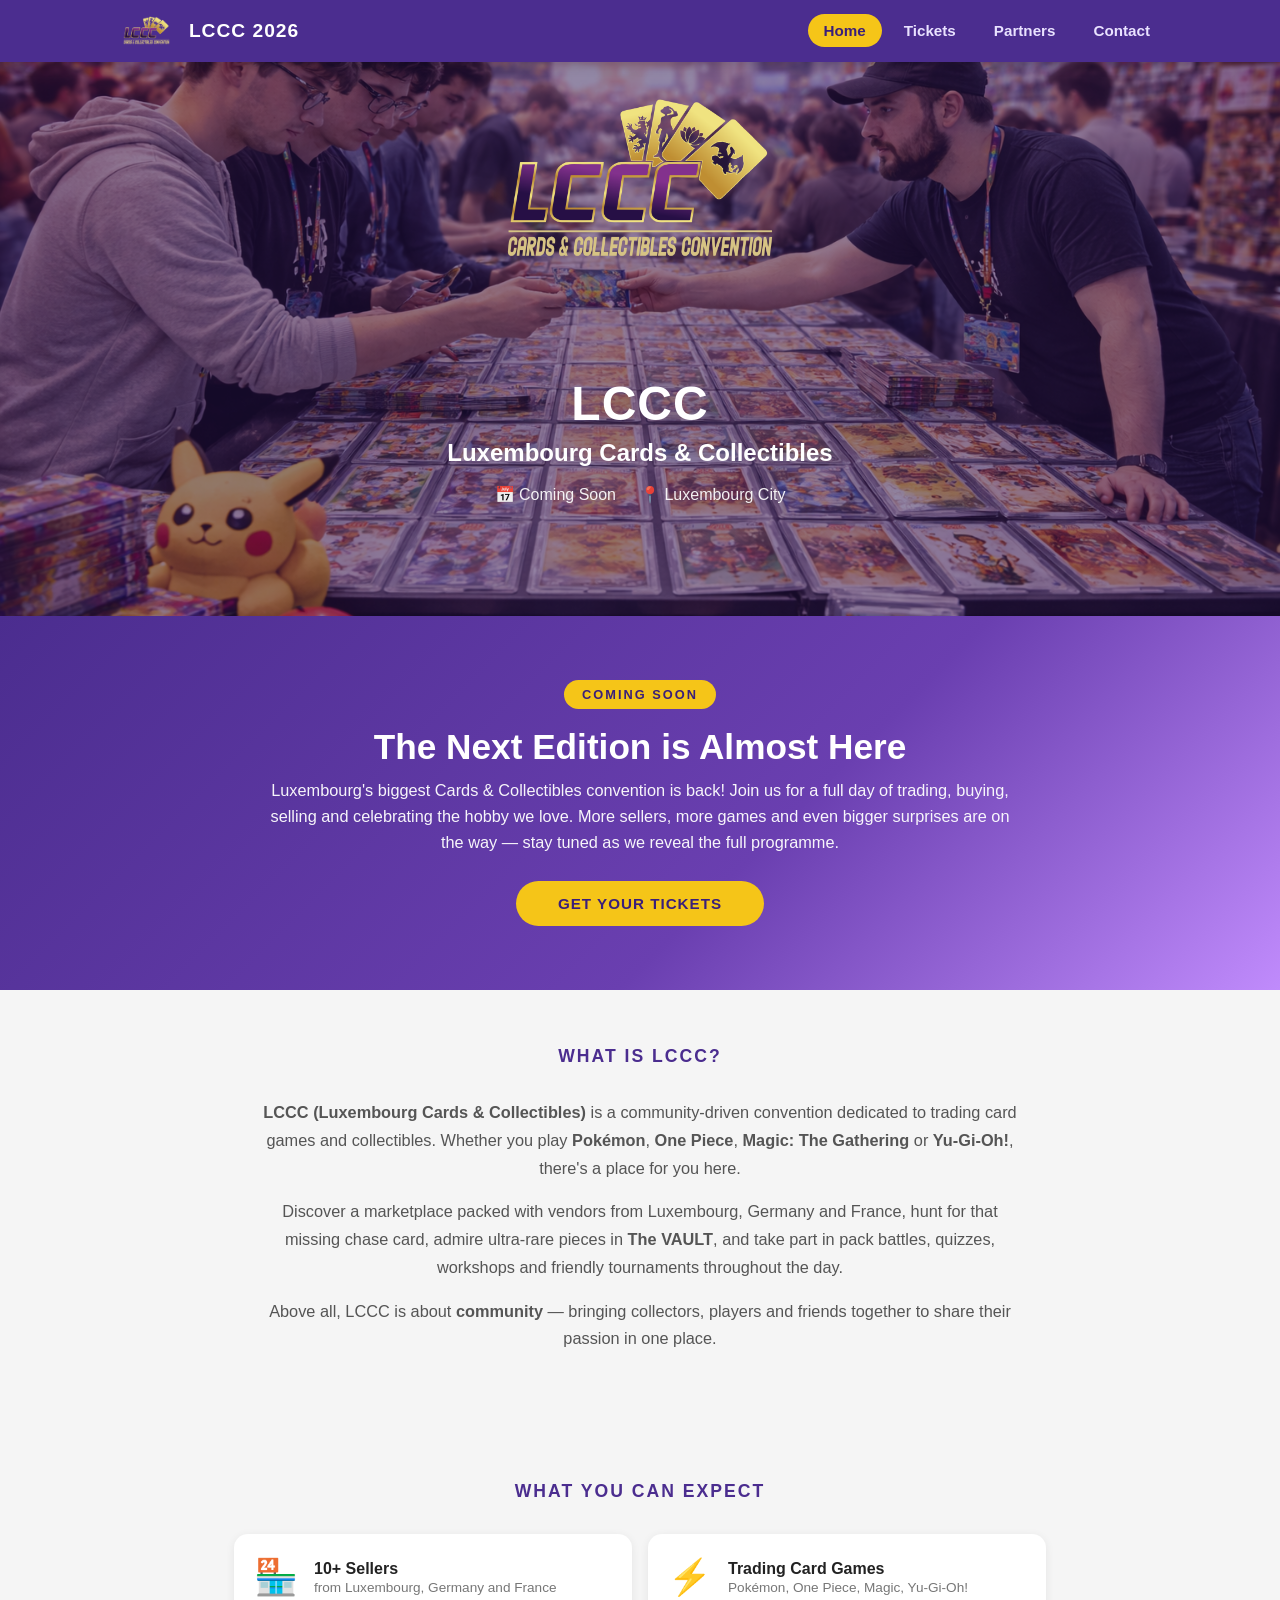
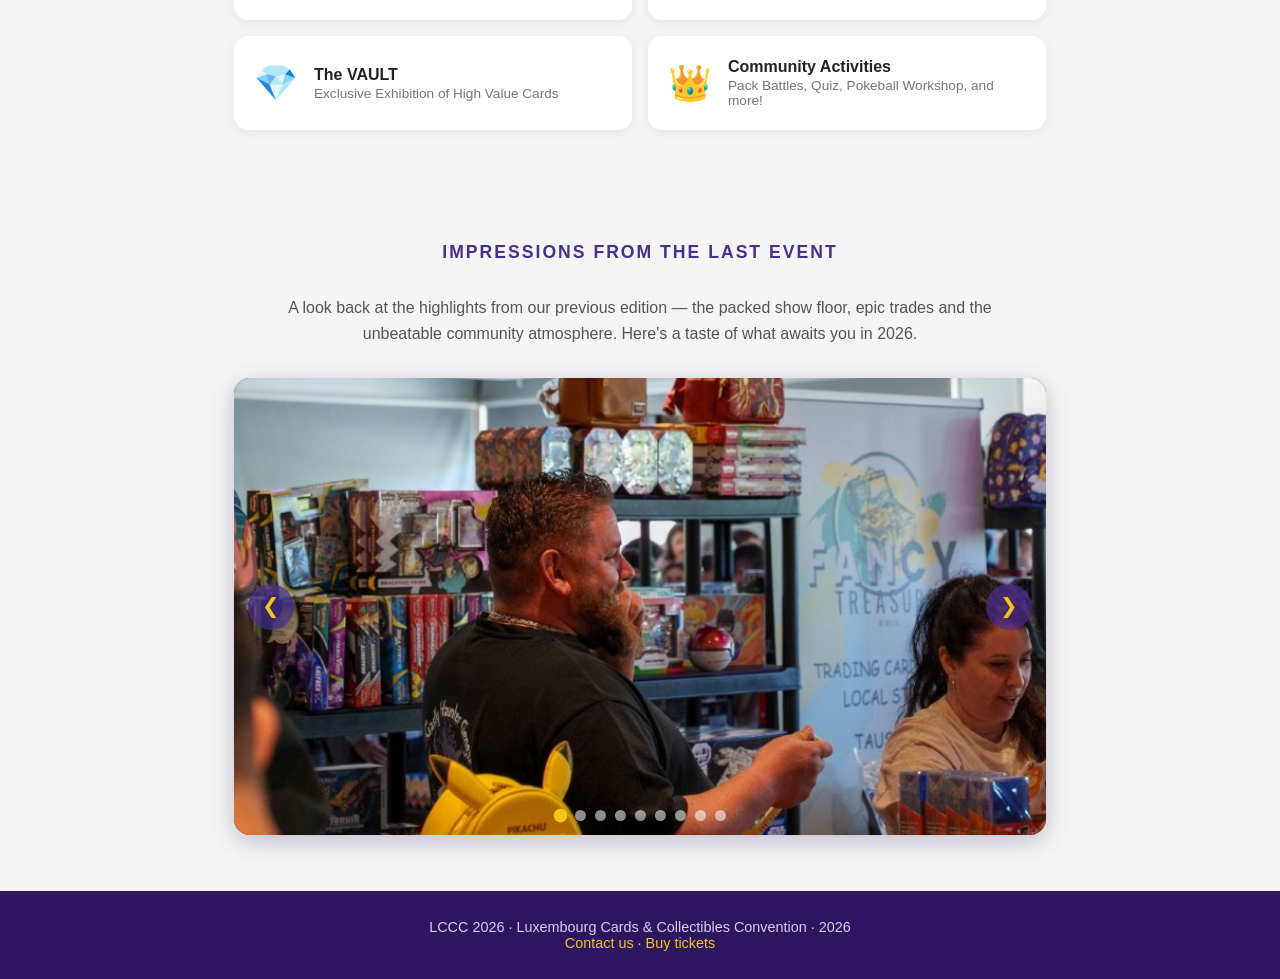
<file: index.html>
<!DOCTYPE html>
<html lang="en">

<head>
    <meta charset="UTF-8" />
    <meta name="viewport" content="width=device-width, initial-scale=1.0" />
    <title>LCCC - Luxembourg Cards &amp; Collectibles</title>
    <link rel="stylesheet" href="style.css" />
</head>

<body>
    <!-- NAVBAR -->
    <nav class="navbar">
        <div class="nav-inner">
            <a href="index.html" class="nav-brand">
                <img src="img/logo_nobg.png" alt="LCCC Logo" />
                <span>LCCC 2026</span>
            </a>
            <button class="nav-toggle" aria-label="Toggle navigation">☰</button>
            <ul class="nav-links">
                <li><a href="index.html" class="active">Home</a></li>
                <li><a href="tickets.html">Tickets</a></li>
                <li><a href="partners.html">Partners</a></li>
                <li><a href="contact.html">Contact</a></li>
            </ul>
        </div>
    </nav>

    <!-- HERO -->
    <div class="hero">
        <div class="hero-content">
            <img src="img/logo_nobg.png" alt="LCCC Logo" class="site-logo" />
            <h1>LCCC</h1>
            <h2>Luxembourg Cards &amp; Collectibles</h2>
            <div class="hero-meta">
                <span>📅 Coming Soon</span>
                <span>📍 Luxembourg City</span>
            </div>
        </div>
    </div>

    <!-- ============================================================= -->
    <!-- COMING SOON / NEXT EVENT  (edit the text below to update)     -->
    <!-- ============================================================= -->
    <section class="coming-soon">
        <div class="coming-soon-inner">
            <span class="cs-badge">Coming Soon</span>
            <h2>The Next Edition is Almost Here</h2>
            <p>
                Luxembourg's biggest Cards &amp; Collectibles convention is back! Join us for a full day of
                trading, buying, selling and celebrating the hobby we love. More sellers, more games and even
                bigger surprises are on the way — stay tuned as we reveal the full programme.
            </p>
            <a href="tickets.html" class="cs-cta">Get Your Tickets</a>
        </div>
    </section>

    <!-- ============================================================= -->
    <!-- ABOUT THE EVENT  (edit the paragraphs below to update)        -->
    <!-- ============================================================= -->
    <section class="section">
        <div class="section-title">What is LCCC?</div>
        <div class="about-text">
            <p>
                <strong>LCCC (Luxembourg Cards &amp; Collectibles)</strong> is a community-driven convention
                dedicated to trading card games and collectibles. Whether you play
                <strong>Pokémon</strong>, <strong>One Piece</strong>, <strong>Magic: The Gathering</strong> or
                <strong>Yu-Gi-Oh!</strong>, there's a place for you here.
            </p>
            <p>
                Discover a marketplace packed with vendors from Luxembourg, Germany and France, hunt for that
                missing chase card, admire ultra-rare pieces in <strong>The VAULT</strong>, and take part in
                pack battles, quizzes, workshops and friendly tournaments throughout the day.
            </p>
            <p>
                Above all, LCCC is about <strong>community</strong> — bringing collectors, players and friends
                together to share their passion in one place.
            </p>
        </div>
    </section>

    <!-- WHAT YOU CAN EXPECT -->
    <section class="section">
        <div class="section-title">What You Can Expect</div>
        <div class="expect-grid">
            <div class="expect-card">
                <div class="expect-icon">🏪</div>
                <div>
                    <h3>10+ Sellers</h3>
                    <p>from Luxembourg, Germany and France</p>
                </div>
            </div>
            <div class="expect-card">
                <div class="expect-icon">⚡</div>
                <div>
                    <h3>Trading Card Games</h3>
                    <p>Pokémon, One Piece, Magic, Yu-Gi-Oh!</p>
                </div>
            </div>
            <div class="expect-card">
                <div class="expect-icon">💎</div>
                <div>
                    <h3>The VAULT</h3>
                    <p>Exclusive Exhibition of High Value Cards</p>
                </div>
            </div>
            <div class="expect-card">
                <div class="expect-icon">👑</div>
                <div>
                    <h3>Community Activities</h3>
                    <p>Pack Battles, Quiz, Pokeball Workshop, and more!</p>
                </div>
            </div>
        </div>
    </section>

    <!-- ============================================================= -->
    <!-- IMPRESSIONS FROM THE LAST EVENT (carousel / slideshow)        -->
    <!-- To add/remove a photo, drop a file in /img/home/ and add or   -->
    <!-- remove a .carousel-slide <img> below. The dots and navigation -->
    <!-- adapt automatically (handled in script.js).                   -->
    <!-- ============================================================= -->
    <section class="section">
        <div class="section-title">Impressions From The Last Event</div>
        <p class="intro-text">
            A look back at the highlights from our previous edition — the packed show floor, epic trades and
            the unbeatable community atmosphere. Here's a taste of what awaits you in 2026.
        </p>

        <div class="carousel" id="impressions-carousel">
            <div class="carousel-track">
                <img class="carousel-slide" src="img/home/ambiente.jpg" alt="LCCC event impression 1" />
                <img class="carousel-slide" src="img/home/cards.jpg" alt="LCCC event impression 2" />
                <img class="carousel-slide" src="img/home/quality.jpg" alt="LCCC event impression 3" />
                <img class="carousel-slide" src="img/home/vendors.jpg" alt="LCCC event impression 4" />
                <img class="carousel-slide" src="img/home/vendors2.jpg" alt="LCCC event impression 5" />
                <img class="carousel-slide" src="img/home/cardswatch.jpg" alt="LCCC event impression 6" />
                <img class="carousel-slide" src="img/home/tables.jpg" alt="LCCC event impression 7" />
                <img class="carousel-slide" src="img/home/trading.jpg" alt="LCCC event impression 8" />
                <img class="carousel-slide" src="img/home/overview.jpg" alt="LCCC event impression 9" />
            </div>

            <button class="carousel-btn carousel-prev" aria-label="Previous image">&#10094;</button>
            <button class="carousel-btn carousel-next" aria-label="Next image">&#10095;</button>

            <div class="carousel-dots" aria-label="Slide navigation"></div>
        </div>
    </section>

    <!-- FOOTER -->
    <footer class="site-footer">
        <p>LCCC 2026 · Luxembourg Cards &amp; Collectibles Convention · 2026</p>
        <p><a href="contact.html">Contact us</a> · <a href="tickets.html">Buy tickets</a></p>
    </footer>

    <script src="script.js"></script>
</body>

</html>
</file>
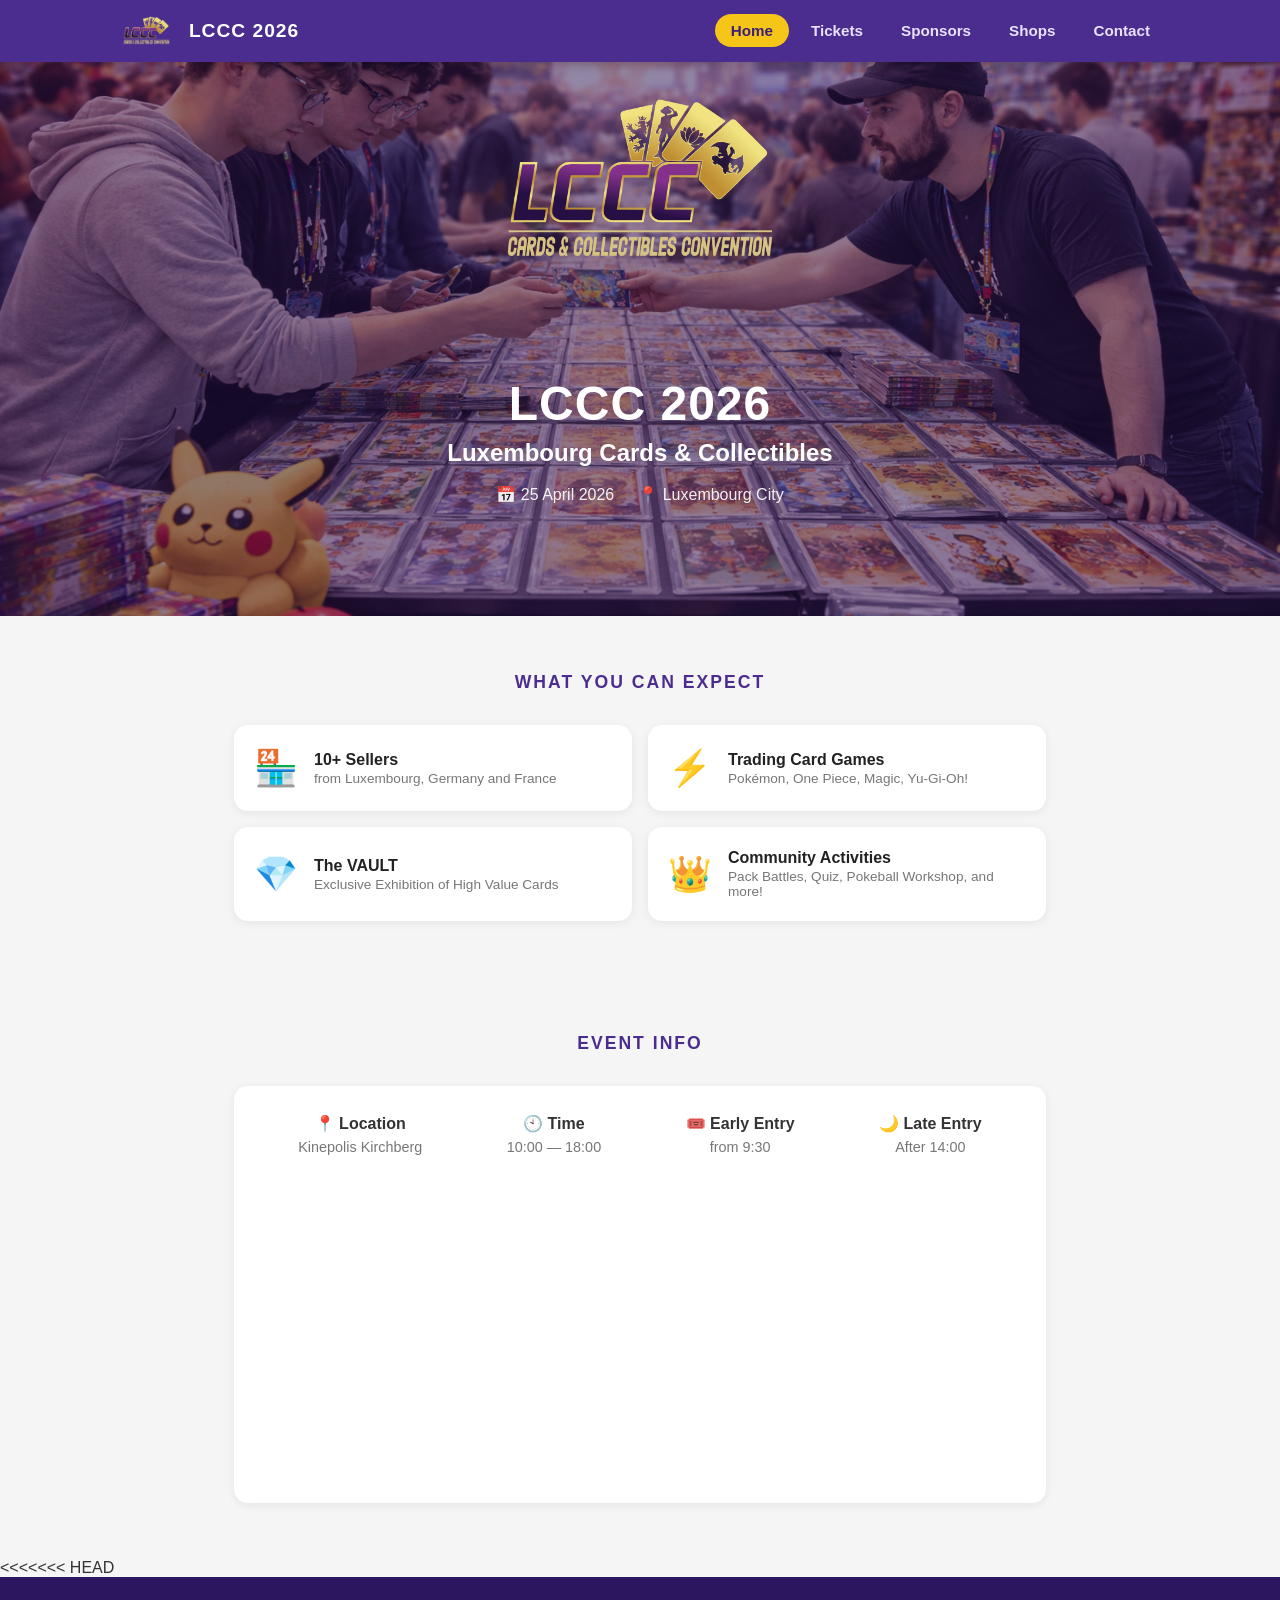
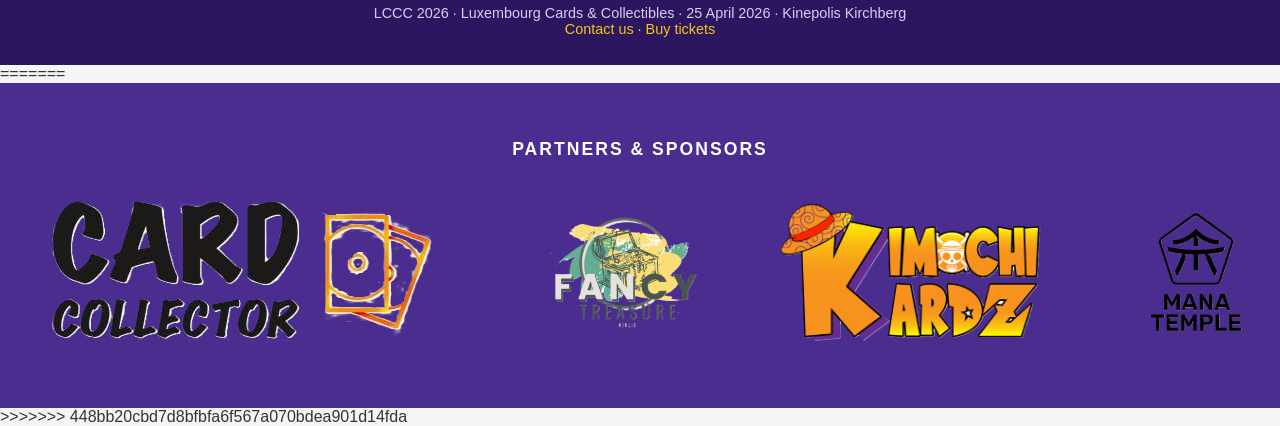
<file: web/index.html>
<!DOCTYPE html>
<html lang="en">

<head>
    <meta charset="UTF-8" />
    <meta name="viewport" content="width=device-width, initial-scale=1.0" />
    <title>LCCC 2026 — Luxembourg Cards &amp; Collectibles</title>
    <link rel="stylesheet" href="style.css" />
</head>

<body>
    <!-- NAVBAR -->
    <nav class="navbar">
        <div class="nav-inner">
            <a href="index.html" class="nav-brand">
                <img src="img/logo_nobg.png" alt="LCCC Logo" />
                <span>LCCC 2026</span>
            </a>
            <button class="nav-toggle" aria-label="Toggle navigation">☰</button>
            <ul class="nav-links">
                <li><a href="index.html" class="active">Home</a></li>
                <li><a href="tickets.html">Tickets</a></li>
                <li><a href="sponsors.html">Sponsors</a></li>
                <li><a href="shops.html">Shops</a></li>
                <li><a href="contact.html">Contact</a></li>
            </ul>
        </div>
    </nav>

    <!-- HERO -->
    <div class="hero">
        <div class="hero-content">
            <img src="img/logo_nobg.png" alt="LCCC Logo" class="site-logo" />
            <h1>LCCC 2026</h1>
            <h2>Luxembourg Cards &amp; Collectibles</h2>
            <div class="hero-meta">
                <span>📅 25 April 2026</span>
                <span>📍 Luxembourg City</span>
            </div>
        </div>
    </div>

    <!-- WHAT YOU CAN EXPECT -->
    <section class="section">
        <div class="section-title">What You Can Expect</div>
        <div class="expect-grid">
            <div class="expect-card">
                <div class="expect-icon">🏪</div>
                <div>
                    <h3>10+ Sellers</h3>
                    <p>from Luxembourg, Germany and France</p>
                </div>
            </div>
            <div class="expect-card">
                <div class="expect-icon">⚡</div>
                <div>
                    <h3>Trading Card Games</h3>
                    <p>Pokémon, One Piece, Magic, Yu-Gi-Oh!</p>
                </div>
            </div>
            <div class="expect-card">
                <div class="expect-icon">💎</div>
                <div>
                    <h3>The VAULT</h3>
                    <p>Exclusive Exhibition of High Value Cards</p>
                </div>
            </div>
            <div class="expect-card">
                <div class="expect-icon">👑</div>
                <div>
                    <h3>Community Activities</h3>
                    <p>Pack Battles, Quiz, Pokeball Workshop, and more!</p>
                </div>
            </div>
        </div>
    </section>

    <!-- EVENT INFO -->
    <section class="section">
        <div class="section-title">Event Info</div>
        <div class="info-card">
            <div class="info-item">
                <div class="info-label">📍 Location</div>
                <p>Kinepolis Kirchberg</p>
            </div>
            <div class="info-item">
                <div class="info-label">🕙 Time</div>
                <p>10:00 — 18:00</p>
            </div>
            <div class="info-item">
                <div class="info-label">🎟️ Early Entry</div>
                <p>from 9:30</p>
            </div>
            <div class="info-item">
                <div class="info-label">🌙 Late Entry</div>
                <p>After 14:00</p>
            </div>
            <iframe
                src="https://www.google.com/maps/embed?pb=!1m18!1m12!1m3!1d82691.49492963147!2d6.0278892517089755!3d49.63339613082569!2m3!1f0!2f0!3f0!3m2!1i1024!2i768!4f13.1!3m3!1m2!1s0x47954f615db83413%3A0x90198acf016bacf4!2sKinepolis%20Kirchberg!5e0!3m2!1sen!2slu!4v1774648657095!5m2!1sen!2slu"
                width="400" height="300" style="border:0;" allowfullscreen="" loading="lazy"
                referrerpolicy="no-referrer-when-downgrade"></iframe>
        </div>
    </section>

<<<<<<< HEAD
    <!-- FOOTER -->
    <footer class="site-footer">
        <p>LCCC 2026 · Luxembourg Cards &amp; Collectibles · 25 April 2026 · Kinepolis Kirchberg</p>
        <p><a href="contact.html">Contact us</a> · <a href="tickets.html">Buy tickets</a></p>
    </footer>
=======
    <!-- PARTNERS & SPONSORS -->
    <section class="partners-section">
        <div class="section-title-white">Partners &amp; Sponsors</div>
        <div class="scroller-wrapper">
            <div class="logos-scroller">
                <!-- duplicated for seamless loop -->
                <img src="img/sponsors/cardcollector.png" alt="Magic" class="partner-logo" />
                <img src="img/sponsors/fancytreasure.png" alt="One Piece" class="partner-logo" />
                <img src="img/sponsors/kimchikardz.png" alt="Yu-Gi-Oh" class="partner-logo" />
                <img src="img/sponsors/manatemple.png" alt="Pokémon" class="partner-logo" />
                <img src="img/sponsors/mikauzi.png" alt="Magic" class="partner-logo" />
                <img src="img/sponsors/NerdyMateProfile.png" alt="One Piece" class="partner-logo" />
                <img src="img/sponsors/Reservoir_Logo.png" alt="One Piece" class="partner-logo" />
                <img src="img/sponsors/card2.png" alt="One Piece" class="partner-logo" />
                <img src="img/sponsors/cardm.png" alt="One Piece" class="partner-logo" />
                <img src="img/sponsors/porordg.png" alt="One Piece" class="partner-logo" />
                <img src="img/sponsors/vesslyorg.png" alt="One Piece" class="partner-logo" />
                <img src="img/sponsors/lst.png" alt="One Piece" class="partner-logo" />

            </div>
        </div>
    </section>
>>>>>>> 448bb20cbd7d8bfbfa6f567a070bdea901d14fda

    <script src="script.js"></script>
</body>

</html>
</file>
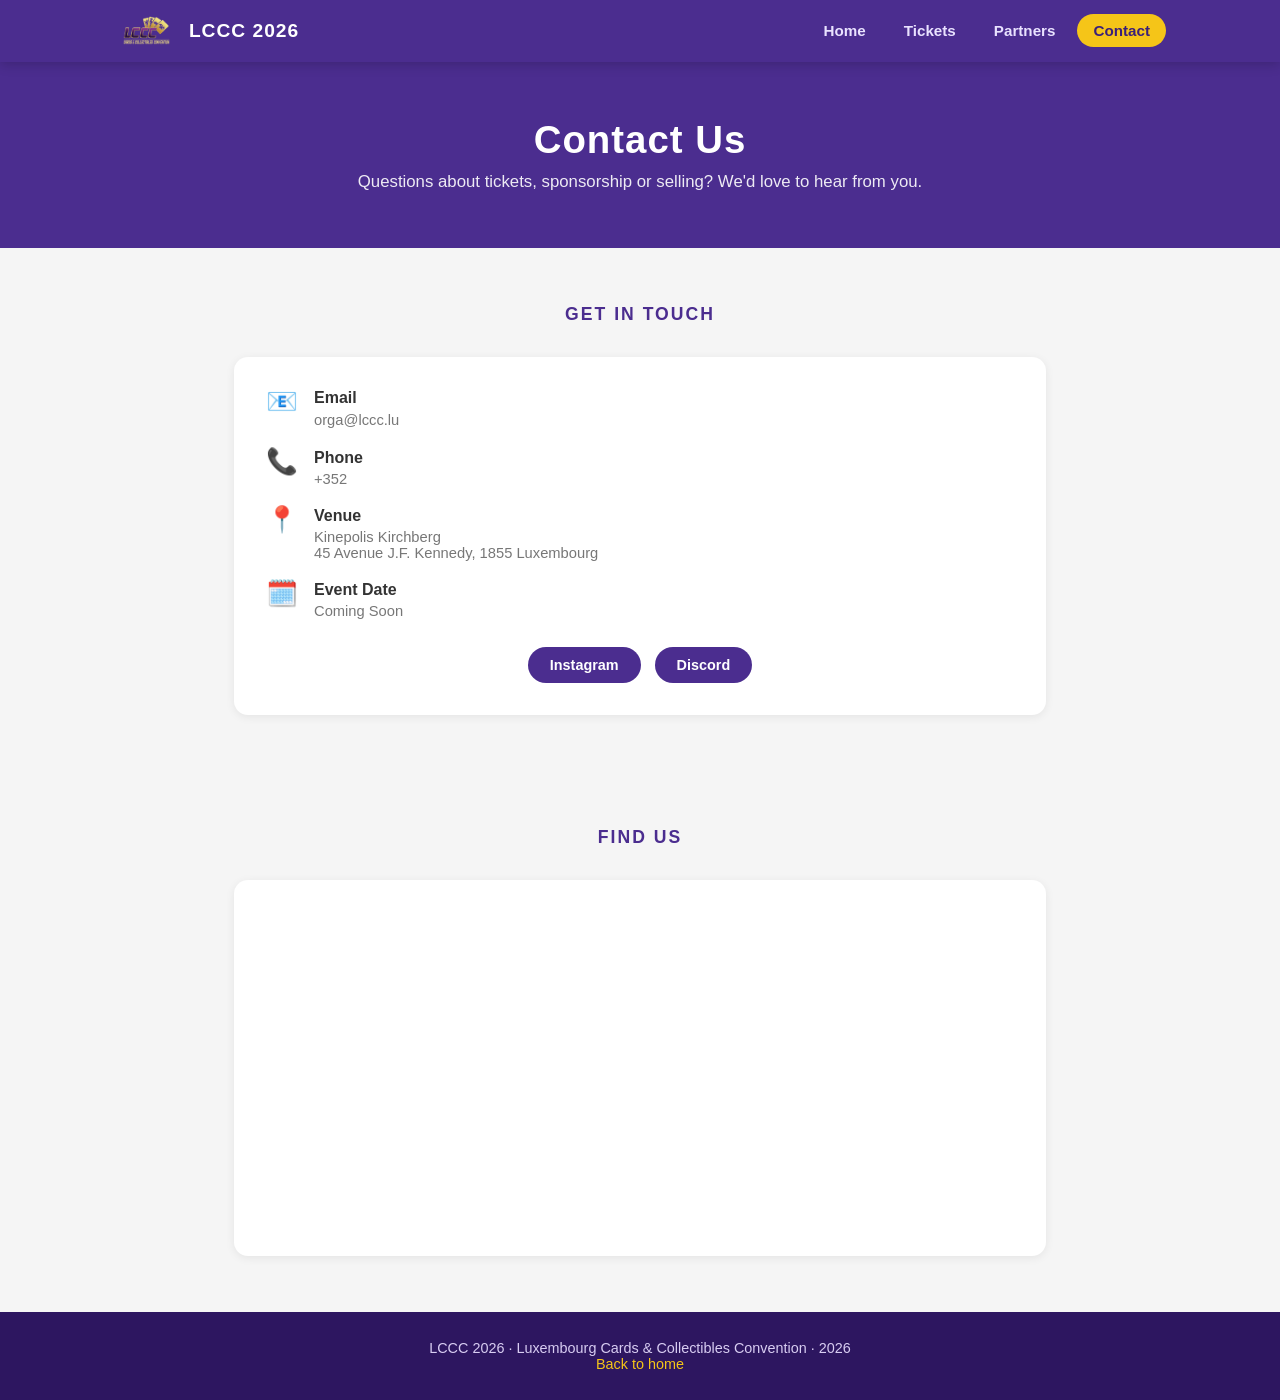
<file: contact.html>
<!DOCTYPE html>
<html lang="en">

<head>
    <meta charset="UTF-8" />
    <meta name="viewport" content="width=device-width, initial-scale=1.0" />
    <title>Contact — LCCC 2026</title>
    <link rel="stylesheet" href="style.css" />
</head>

<body>
    <!-- NAVBAR -->
    <nav class="navbar">
        <div class="nav-inner">
            <a href="index.html" class="nav-brand">
                <img src="img/logo_nobg.png" alt="LCCC Logo" />
                <span>LCCC 2026</span>
            </a>
            <button class="nav-toggle" aria-label="Toggle navigation">☰</button>
            <ul class="nav-links">
                <li><a href="index.html">Home</a></li>
                <li><a href="tickets.html">Tickets</a></li>
                <li><a href="partners.html">Partners</a></li>
                <li><a href="contact.html" class="active">Contact</a></li>
            </ul>
        </div>
    </nav>

    <!-- PAGE HEADER -->
    <header class="page-header">
        <h1>Contact Us</h1>
        <p>Questions about tickets, sponsorship or selling? We'd love to hear from you.</p>
    </header>

    <!-- CONTACT DETAILS -->
    <section class="section">
        <div class="section-title">Get In Touch</div>
        <div class="contact-card">
            <div class="contact-row">
                <span class="contact-icon">📧</span>
                <div>
                    <h3>Email</h3>
                    <a href="mailto:orga@lccc.lu">orga@lccc.lu</a>
                </div>
            </div>
            <div class="contact-row">
                <span class="contact-icon">📞</span>
                <div>
                    <h3>Phone</h3>
                    <p>+352 </p>
                </div>
            </div>
            <div class="contact-row">
                <span class="contact-icon">📍</span>
                <div>
                    <h3>Venue</h3>
                    <p>Kinepolis Kirchberg<br />45 Avenue J.F. Kennedy, 1855 Luxembourg</p>
                </div>
            </div>
            <div class="contact-row">
                <span class="contact-icon">🗓️</span>
                <div>
                    <h3>Event Date</h3>
                    <p>Coming Soon</p>
                </div>
            </div>
            <div class="socials">
                <a href="https://www.instagram.com/lccc.tcg/" target="_blank" rel="noopener">Instagram</a>
                <a href="https://discord.gg/DBx5x52tz" target="_blank" rel="noopener">Discord</a>
            </div>
        </div>
    </section>

    <!-- VENUE MAP (moved here from the home page) -->
    <section class="section">
        <div class="section-title">Find Us</div>
        <div class="info-card">
            <iframe
                src="https://www.google.com/maps/embed?pb=!1m18!1m12!1m3!1d82691.49492963147!2d6.0278892517089755!3d49.63339613082569!2m3!1f0!2f0!3f0!3m2!1i1024!2i768!4f13.1!3m3!1m2!1s0x47954f615db83413%3A0x90198acf016bacf4!2sKinepolis%20Kirchberg!5e0!3m2!1sen!2slu!4v1774648657095!5m2!1sen!2slu"
                width="100%" height="320" style="border:0;" allowfullscreen="" loading="lazy"
                referrerpolicy="no-referrer-when-downgrade"></iframe>
        </div>
    </section>

    <!-- FOOTER -->
    <footer class="site-footer">
        <p>LCCC 2026 · Luxembourg Cards &amp; Collectibles Convention · 2026</p>
        <p><a href="index.html">Back to home</a></p>
    </footer>

    <script src="script.js"></script>
</body>

</html>
</file>
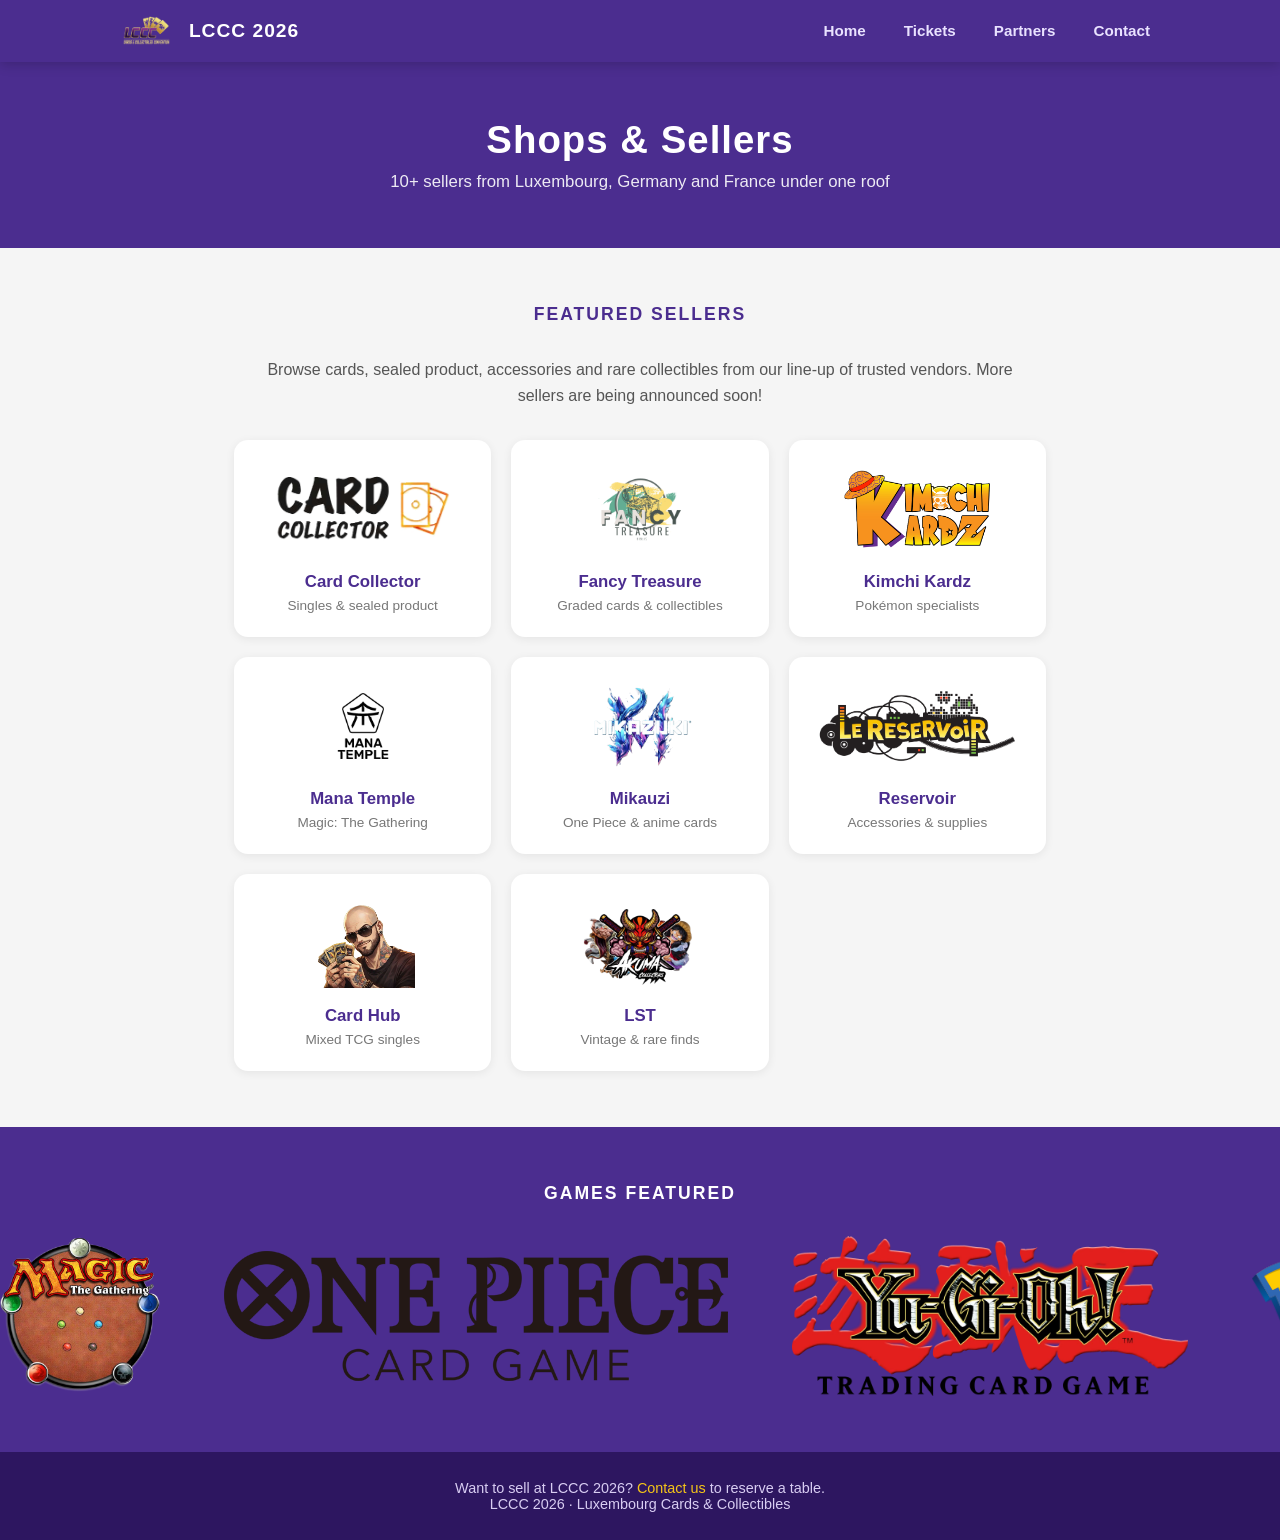
<file: partners.html>
<!DOCTYPE html>
<html lang="en">

<head>
    <meta charset="UTF-8" />
    <meta name="viewport" content="width=device-width, initial-scale=1.0" />
    <title>Shops — LCCC 2026</title>
    <link rel="stylesheet" href="style.css" />
</head>

<body>
    <!-- NAVBAR -->
    <nav class="navbar">
        <div class="nav-inner">
            <a href="index.html" class="nav-brand">
                <img src="img/logo_nobg.png" alt="LCCC Logo" />
                <span>LCCC 2026</span>
            </a>
            <button class="nav-toggle" aria-label="Toggle navigation">☰</button>
            <ul class="nav-links">
                <li><a href="index.html">Home</a></li>
                <li><a href="tickets.html">Tickets</a></li>
                <li><a href="partners.html">Partners</a></li>
                <li><a href="contact.html">Contact</a></li>
            </ul>
        </div>
    </nav>

    <!-- PAGE HEADER -->
    <header class="page-header">
        <h1>Shops &amp; Sellers</h1>
        <p>10+ sellers from Luxembourg, Germany and France under one roof</p>
    </header>

    <!-- SELLERS GRID -->
    <section class="section">
        <div class="section-title">Featured Sellers</div>
        <p class="intro-text">Browse cards, sealed product, accessories and rare collectibles from our
            line-up of trusted vendors. More sellers are being announced soon!</p>
        <div class="shops-grid">
            <div class="shop-card">
                <img src="img/sponsors/cardcollector.png" alt="Card Collector" class="shop-logo" />
                <h3>Card Collector</h3>
                <p>Singles &amp; sealed product</p>
            </div>
            <div class="shop-card">
                <img src="img/sponsors/fancytreasure.png" alt="Fancy Treasure" class="shop-logo" />
                <h3>Fancy Treasure</h3>
                <p>Graded cards &amp; collectibles</p>
            </div>
            <div class="shop-card">
                <img src="img/sponsors/kimchikardz.png" alt="Kimchi Kardz" class="shop-logo" />
                <h3>Kimchi Kardz</h3>
                <p>Pokémon specialists</p>
            </div>
            <div class="shop-card">
                <img src="img/sponsors/manatemple.png" alt="Mana Temple" class="shop-logo" />
                <h3>Mana Temple</h3>
                <p>Magic: The Gathering</p>
            </div>
            <div class="shop-card">
                <img src="img/sponsors/mikauzi.png" alt="Mikauzi" class="shop-logo" />
                <h3>Mikauzi</h3>
                <p>One Piece &amp; anime cards</p>
            </div>
            <div class="shop-card">
                <img src="img/sponsors/Reservoir_Logo.png" alt="Reservoir" class="shop-logo" />
                <h3>Reservoir</h3>
                <p>Accessories &amp; supplies</p>
            </div>
            <div class="shop-card">
                <img src="img/sponsors/card2.png" alt="Card Hub" class="shop-logo" />
                <h3>Card Hub</h3>
                <p>Mixed TCG singles</p>
            </div>
            <div class="shop-card">
                <img src="img/sponsors/lst.png" alt="LST" class="shop-logo" />
                <h3>LST</h3>
                <p>Vintage &amp; rare finds</p>
            </div>
        </div>
    </section>

    <!-- GAMES FEATURED -->
    <section class="partners-section">
        <div class="section-title-white">Games Featured</div>
        <div class="scroller-wrapper">
            <div class="logos-scroller">
                <img src="img/tcgs/magic.png" alt="Magic" class="partner-logo" />
                <img src="img/tcgs/onePiece.webp" alt="One Piece" class="partner-logo" />
                <img src="img/tcgs/Yugioh_Logo.webp" alt="Yu-Gi-Oh" class="partner-logo" />
                <img src="img/tcgs/Pokémon_Trading_Card_Game_logo.svg.png" alt="Pokémon" class="partner-logo" />
            </div>
        </div>
    </section>

    <!-- FOOTER -->
    <footer class="site-footer">
        <p>Want to sell at LCCC 2026? <a href="contact.html">Contact us</a> to reserve a table.</p>
        <p>LCCC 2026 · Luxembourg Cards &amp; Collectibles</p>
    </footer>

    <script src="script.js"></script>
</body>

</html>
</file>
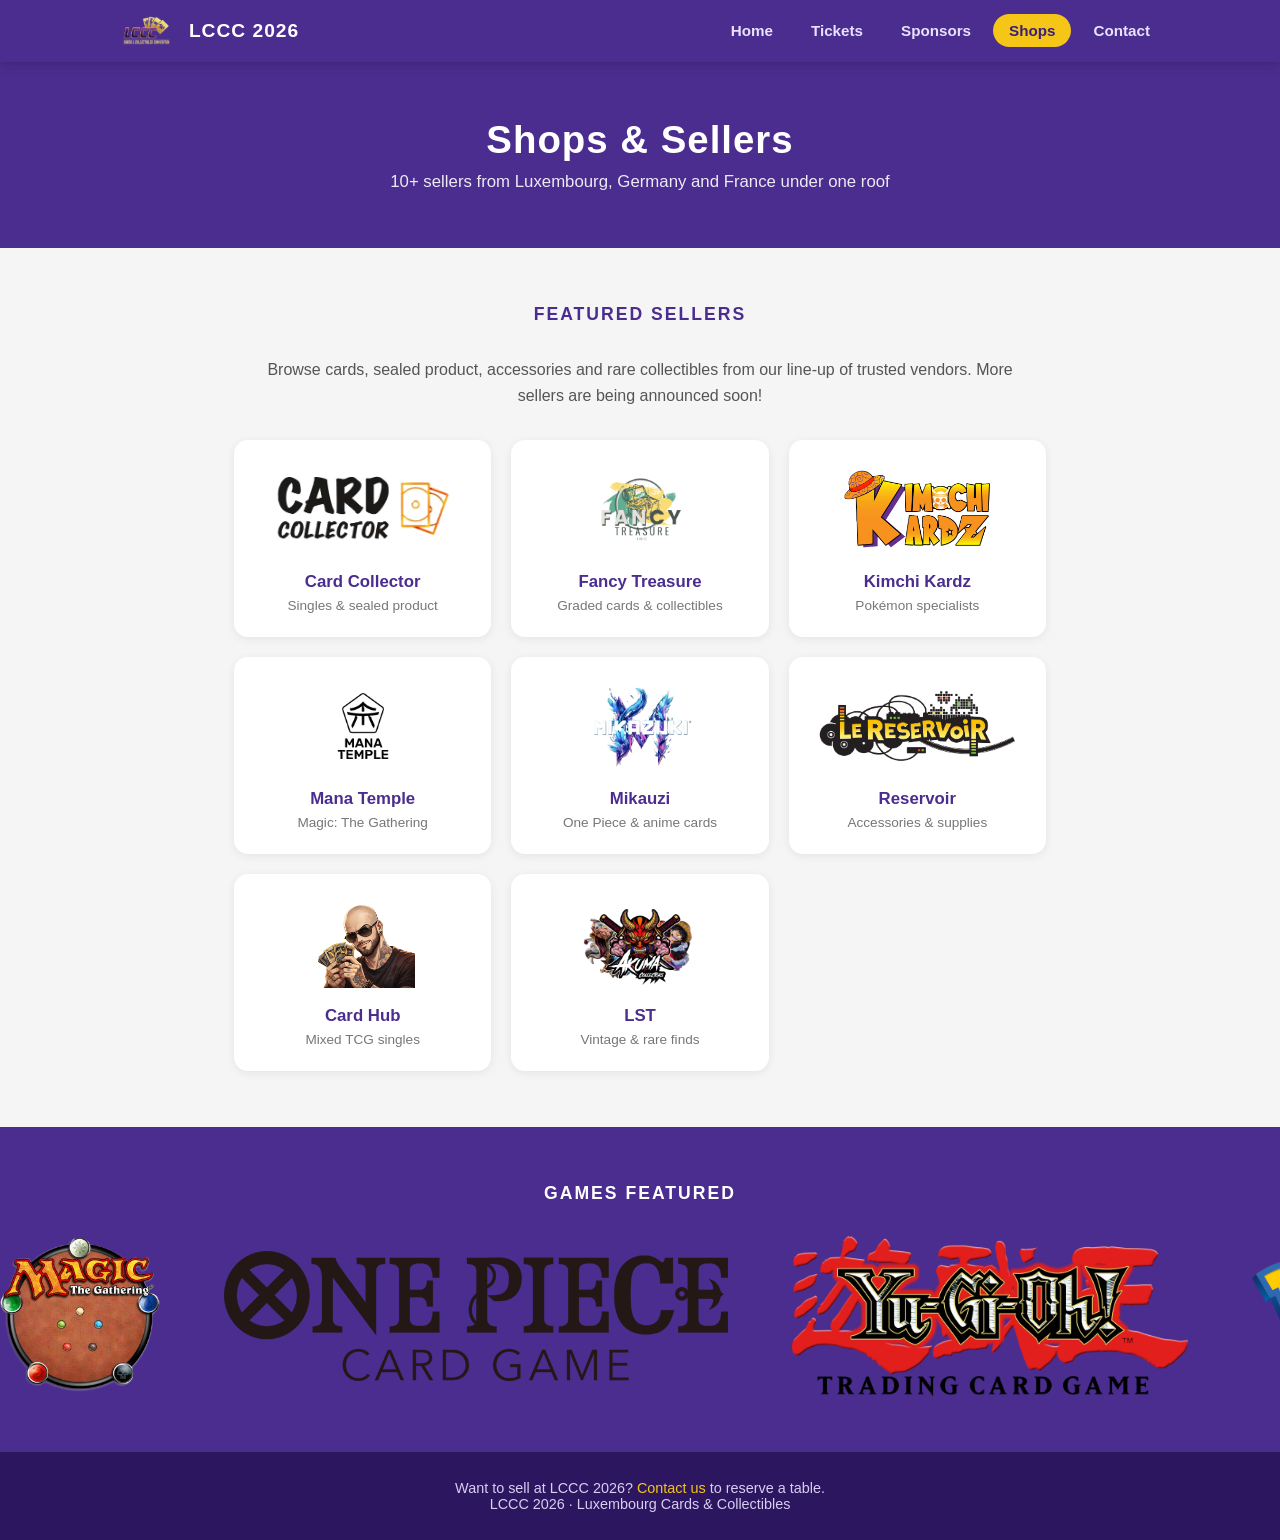
<file: shops.html>
<!DOCTYPE html>
<html lang="en">

<head>
    <meta charset="UTF-8" />
    <meta name="viewport" content="width=device-width, initial-scale=1.0" />
    <title>Shops — LCCC 2026</title>
    <link rel="stylesheet" href="style.css" />
</head>

<body>
    <!-- NAVBAR -->
    <nav class="navbar">
        <div class="nav-inner">
            <a href="index.html" class="nav-brand">
                <img src="img/logo_nobg.png" alt="LCCC Logo" />
                <span>LCCC 2026</span>
            </a>
            <button class="nav-toggle" aria-label="Toggle navigation">☰</button>
            <ul class="nav-links">
                <li><a href="index.html">Home</a></li>
                <li><a href="tickets.html">Tickets</a></li>
                <li><a href="sponsors.html">Sponsors</a></li>
                <li><a href="shops.html" class="active">Shops</a></li>
                <li><a href="contact.html">Contact</a></li>
            </ul>
        </div>
    </nav>

    <!-- PAGE HEADER -->
    <header class="page-header">
        <h1>Shops &amp; Sellers</h1>
        <p>10+ sellers from Luxembourg, Germany and France under one roof</p>
    </header>

    <!-- SELLERS GRID -->
    <section class="section">
        <div class="section-title">Featured Sellers</div>
        <p class="intro-text">Browse cards, sealed product, accessories and rare collectibles from our
            line-up of trusted vendors. More sellers are being announced soon!</p>
        <div class="shops-grid">
            <div class="shop-card">
                <img src="img/sponsors/cardcollector.png" alt="Card Collector" class="shop-logo" />
                <h3>Card Collector</h3>
                <p>Singles &amp; sealed product</p>
            </div>
            <div class="shop-card">
                <img src="img/sponsors/fancytreasure.png" alt="Fancy Treasure" class="shop-logo" />
                <h3>Fancy Treasure</h3>
                <p>Graded cards &amp; collectibles</p>
            </div>
            <div class="shop-card">
                <img src="img/sponsors/kimchikardz.png" alt="Kimchi Kardz" class="shop-logo" />
                <h3>Kimchi Kardz</h3>
                <p>Pokémon specialists</p>
            </div>
            <div class="shop-card">
                <img src="img/sponsors/manatemple.png" alt="Mana Temple" class="shop-logo" />
                <h3>Mana Temple</h3>
                <p>Magic: The Gathering</p>
            </div>
            <div class="shop-card">
                <img src="img/sponsors/mikauzi.png" alt="Mikauzi" class="shop-logo" />
                <h3>Mikauzi</h3>
                <p>One Piece &amp; anime cards</p>
            </div>
            <div class="shop-card">
                <img src="img/sponsors/Reservoir_Logo.png" alt="Reservoir" class="shop-logo" />
                <h3>Reservoir</h3>
                <p>Accessories &amp; supplies</p>
            </div>
            <div class="shop-card">
                <img src="img/sponsors/card2.png" alt="Card Hub" class="shop-logo" />
                <h3>Card Hub</h3>
                <p>Mixed TCG singles</p>
            </div>
            <div class="shop-card">
                <img src="img/sponsors/lst.png" alt="LST" class="shop-logo" />
                <h3>LST</h3>
                <p>Vintage &amp; rare finds</p>
            </div>
        </div>
    </section>

    <!-- GAMES FEATURED -->
    <section class="partners-section">
        <div class="section-title-white">Games Featured</div>
        <div class="scroller-wrapper">
            <div class="logos-scroller">
                <img src="img/tcgs/magic.png" alt="Magic" class="partner-logo" />
                <img src="img/tcgs/onePiece.webp" alt="One Piece" class="partner-logo" />
                <img src="img/tcgs/Yugioh_Logo.webp" alt="Yu-Gi-Oh" class="partner-logo" />
                <img src="img/tcgs/Pokémon_Trading_Card_Game_logo.svg.png" alt="Pokémon" class="partner-logo" />
            </div>
        </div>
    </section>

    <!-- FOOTER -->
    <footer class="site-footer">
        <p>Want to sell at LCCC 2026? <a href="contact.html">Contact us</a> to reserve a table.</p>
        <p>LCCC 2026 · Luxembourg Cards &amp; Collectibles</p>
    </footer>

    <script src="script.js"></script>
</body>

</html>
</file>
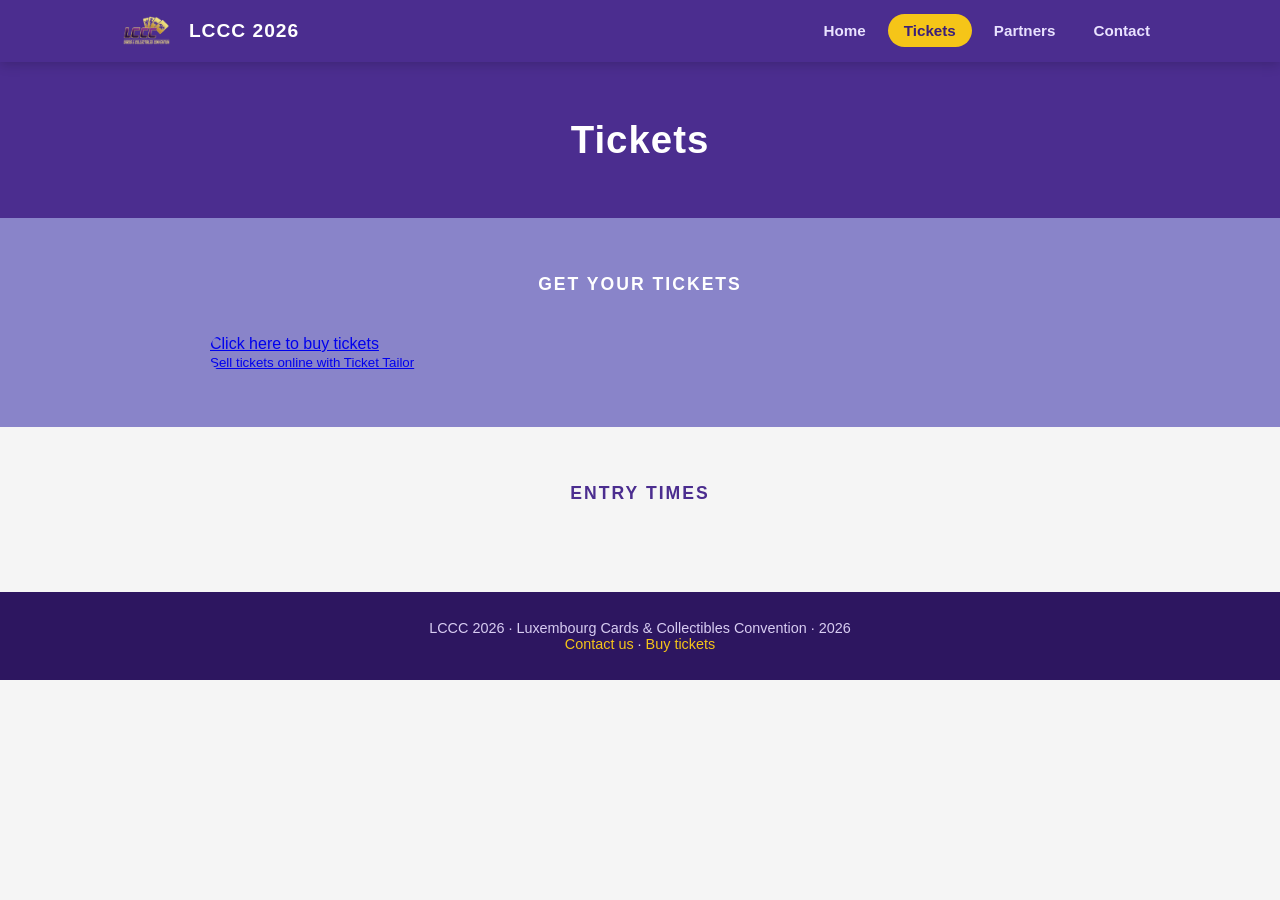
<file: tickets.html>
<!DOCTYPE html>
<html lang="en">

<head>
    <meta charset="UTF-8" />
    <meta name="viewport" content="width=device-width, initial-scale=1.0" />
    <title>Tickets — LCCC 2026</title>
    <link rel="stylesheet" href="style.css" />
</head>

<body>
    <!-- NAVBAR -->
    <nav class="navbar">
        <div class="nav-inner">
            <a href="index.html" class="nav-brand">
                <img src="img/logo_nobg.png" alt="LCCC Logo" />
                <span>LCCC 2026</span>
            </a>
            <button class="nav-toggle" aria-label="Toggle navigation">☰</button>
            <ul class="nav-links">
                <li><a href="index.html">Home</a></li>
                <li><a href="tickets.html" class="active">Tickets</a></li>
                <li><a href="partners.html">Partners</a></li>
                <li><a href="contact.html">Contact</a></li>
            </ul>
        </div>
    </nav>

    <!-- PAGE HEADER -->
    <header class="page-header">
        <h1>Tickets</h1>
<!--         <p>Secure your spot at LCCC 2026 — 25 April 2026, Kinepolis Kirchberg</p>
 -->    </header>

    <!-- TICKETS -->
    <div class="tickets-section" id="tickets">
        <div class="tickets-inner">
            <div class="section-title-white">Get Your Tickets</div>

            <!-- TICKET TAILOR EMBED -->
            <div class="tt-embed-wrapper">
                <!-- Ticket Tailor Widget. Paste this into your website where you want the widget to appear. Do not change the code or the widget may not work properly. -->
                <div class="tt-widget">
                    <div class="tt-widget-fallback">
                        <p><a href="https://www.tickettailor.com/checkout/new-session/id/7661375/chk/3ed9/?ref=website_widget_lccc&show_search_filter=true&show_date_filter=true&show_sort=true&show_event_filter=false"
                                target="_blank">Click here to buy tickets</a><br /><small><a
                                    href="https://www.tickettailor.com?rf=wdg_292739" class="tt-widget-powered">Sell
                                    tickets online with Ticket Tailor</a></small></p>
                    </div>
                    <script src="https://cdn.tickettailor.com/js/widgets/min/widget.js"
                        data-url="https://www.tickettailor.com/checkout/new-session/id/7661375/chk/3ed9/?ref=website_widget_lccc&show_search_filter=true&show_date_filter=true&show_sort=true&show_event_filter=false"
                        data-type="inline" data-inline-minimal="true" data-inline-show-logo="false"
                        data-inline-bg-fill="false" data-inline-inherit-ref-from-url-param=""
                        data-inline-ref="website_widget_lccc"></script>
                </div><!-- End of Ticket Tailor Widget -->
            </div>
        </div>
    </div>

    <!-- ENTRY INFO -->
    <section class="section">
        <div class="section-title">Entry Times</div>
       <!--  <div class="info-card">
            <div class="info-item">
                <div class="info-label">🕙 Doors Open</div>
                <p>10:00 — 18:00</p>
            </div>
            <div class="info-item">
                <div class="info-label">🎟️ Early Entry</div>
                <p>from 9:30</p>
            </div>
            <div class="info-item">
                <div class="info-label">🌙 Late Entry</div>
                <p>After 14:00</p>
            </div> -->
        </div>
    </section>
 <!-- FOOTER -->
    <footer class="site-footer">
        <p>LCCC 2026 · Luxembourg Cards &amp; Collectibles Convention · 2026</p>
        <p><a href="contact.html">Contact us</a> · <a href="tickets.html">Buy tickets</a></p>
    </footer>

    <script src="script.js"></script>
</body>

</html>
</file>
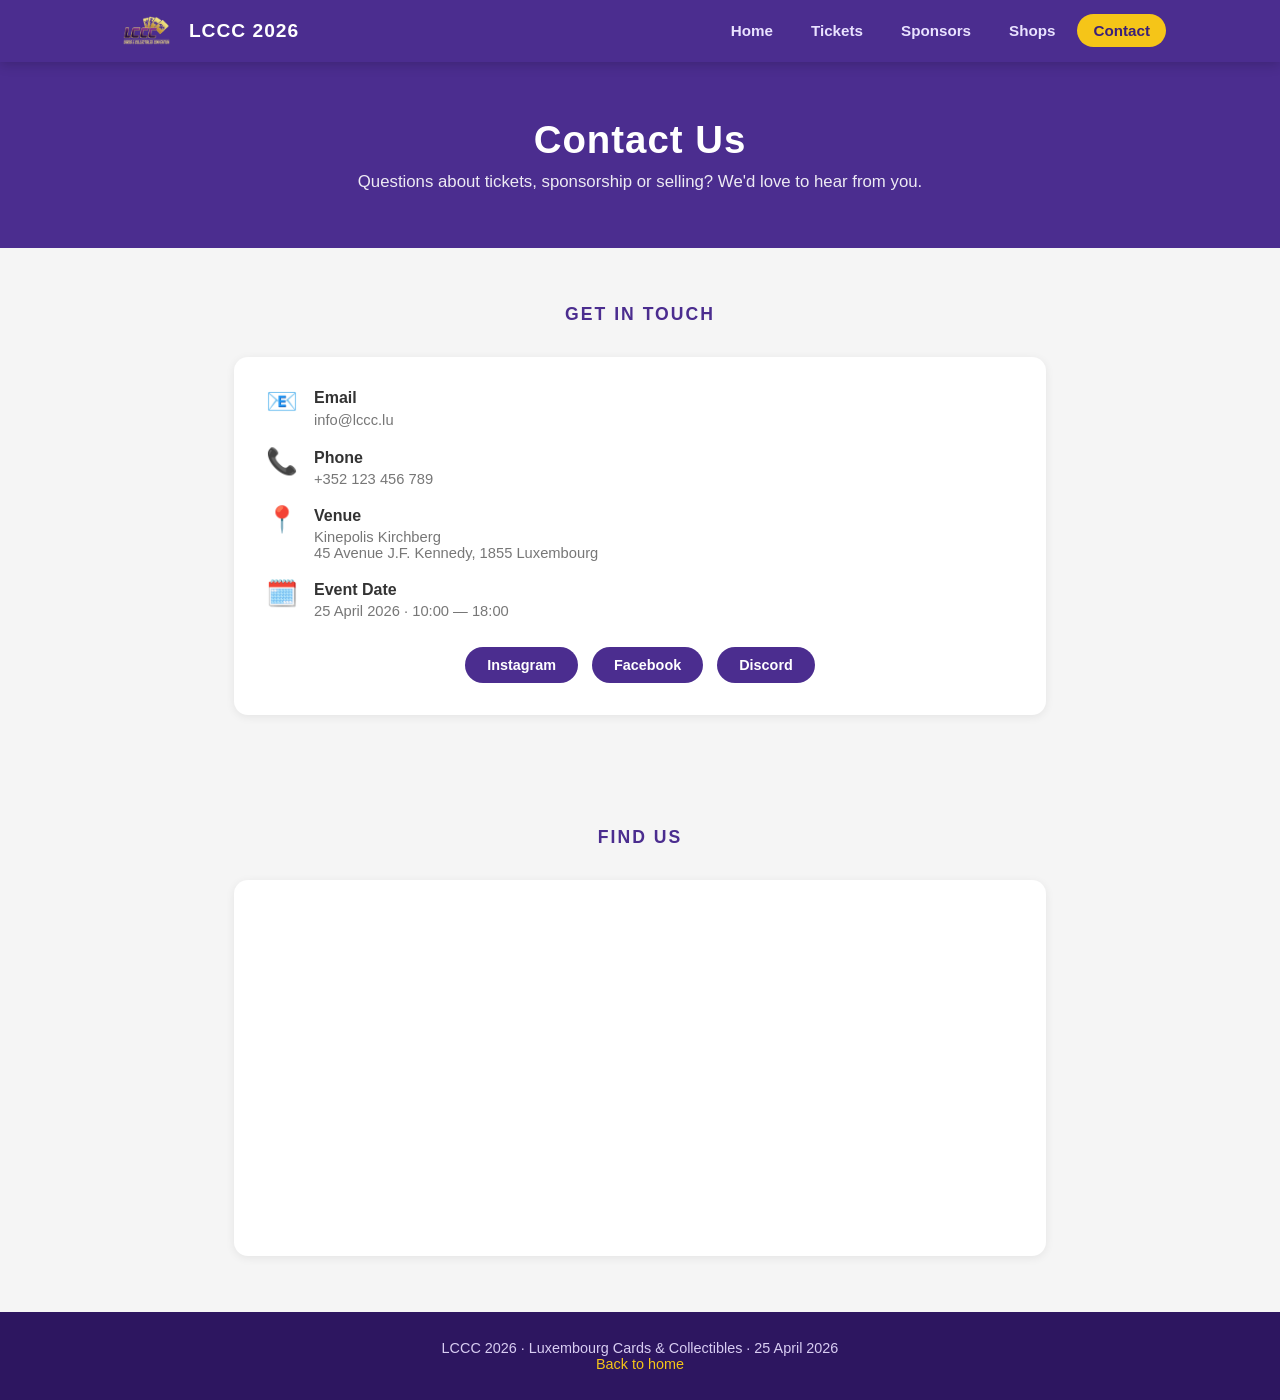
<file: web/contact.html>
<!DOCTYPE html>
<html lang="en">

<head>
    <meta charset="UTF-8" />
    <meta name="viewport" content="width=device-width, initial-scale=1.0" />
    <title>Contact — LCCC 2026</title>
    <link rel="stylesheet" href="style.css" />
</head>

<body>
    <!-- NAVBAR -->
    <nav class="navbar">
        <div class="nav-inner">
            <a href="index.html" class="nav-brand">
                <img src="img/logo_nobg.png" alt="LCCC Logo" />
                <span>LCCC 2026</span>
            </a>
            <button class="nav-toggle" aria-label="Toggle navigation">☰</button>
            <ul class="nav-links">
                <li><a href="index.html">Home</a></li>
                <li><a href="tickets.html">Tickets</a></li>
                <li><a href="sponsors.html">Sponsors</a></li>
                <li><a href="shops.html">Shops</a></li>
                <li><a href="contact.html" class="active">Contact</a></li>
            </ul>
        </div>
    </nav>

    <!-- PAGE HEADER -->
    <header class="page-header">
        <h1>Contact Us</h1>
        <p>Questions about tickets, sponsorship or selling? We'd love to hear from you.</p>
    </header>

    <!-- CONTACT DETAILS -->
    <section class="section">
        <div class="section-title">Get In Touch</div>
        <div class="contact-card">
            <div class="contact-row">
                <span class="contact-icon">📧</span>
                <div>
                    <h3>Email</h3>
                    <a href="mailto:info@lccc.lu">info@lccc.lu</a>
                </div>
            </div>
            <div class="contact-row">
                <span class="contact-icon">📞</span>
                <div>
                    <h3>Phone</h3>
                    <p>+352 123 456 789</p>
                </div>
            </div>
            <div class="contact-row">
                <span class="contact-icon">📍</span>
                <div>
                    <h3>Venue</h3>
                    <p>Kinepolis Kirchberg<br />45 Avenue J.F. Kennedy, 1855 Luxembourg</p>
                </div>
            </div>
            <div class="contact-row">
                <span class="contact-icon">🗓️</span>
                <div>
                    <h3>Event Date</h3>
                    <p>25 April 2026 · 10:00 — 18:00</p>
                </div>
            </div>
            <div class="socials">
                <a href="#" target="_blank" rel="noopener">Instagram</a>
                <a href="#" target="_blank" rel="noopener">Facebook</a>
                <a href="#" target="_blank" rel="noopener">Discord</a>
            </div>
        </div>
    </section>

    <!-- MAP -->
    <section class="section">
        <div class="section-title">Find Us</div>
        <div class="info-card">
            <iframe
                src="https://upload.wikimedia.org/wikipedia/commons/thumb/6/6c/Kinepolis_Kirchberg.jpg/960px-Kinepolis_Kirchberg.jpg.webp"
                width="100%" height="320" style="border:0;" allowfullscreen="" loading="lazy"
                referrerpolicy="no-referrer-when-downgrade"></iframe>
        </div>
    </section>

    <!-- FOOTER -->
    <footer class="site-footer">
        <p>LCCC 2026 · Luxembourg Cards &amp; Collectibles · 25 April 2026</p>
        <p><a href="index.html">Back to home</a></p>
    </footer>

    <script src="script.js"></script>
</body>

</html>
</file>
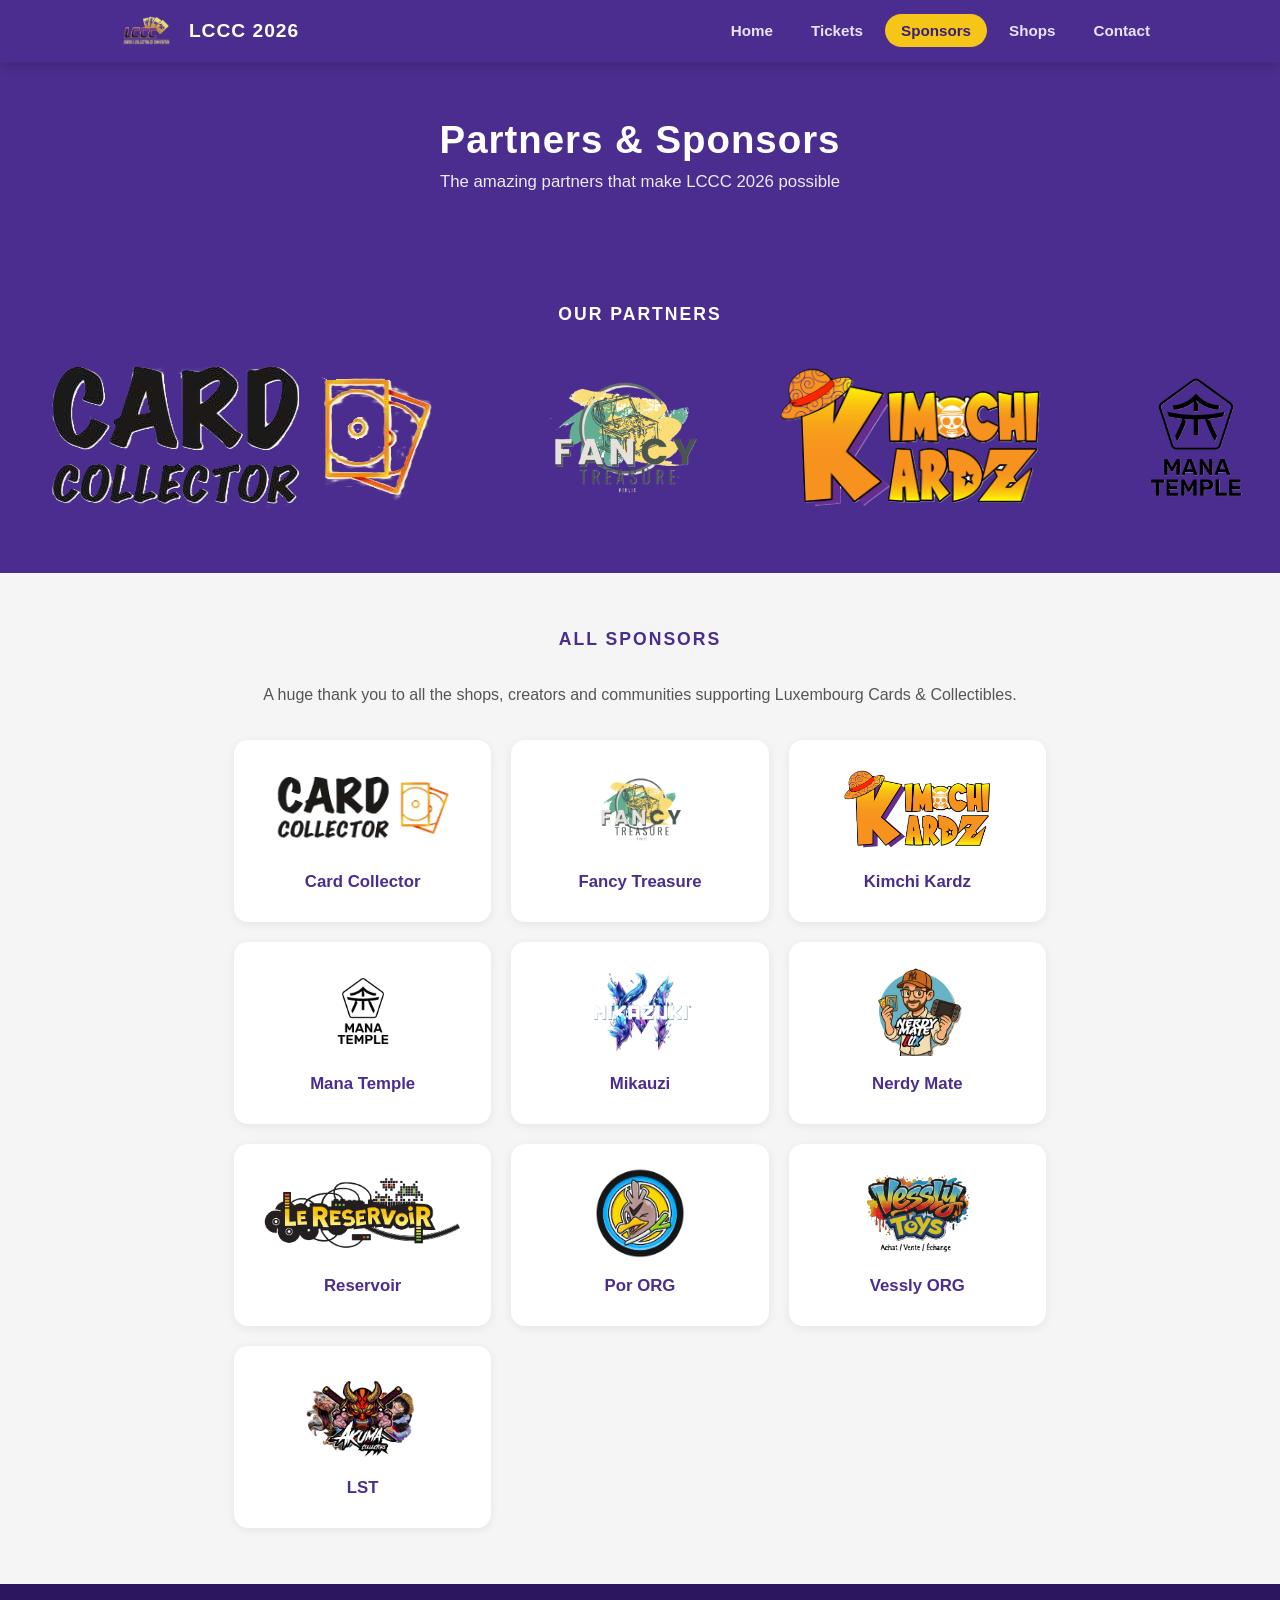
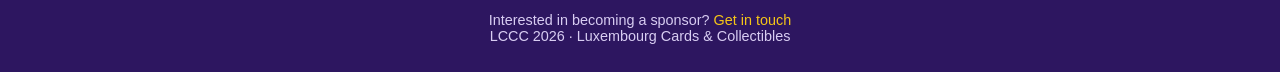
<file: web/sponsors.html>
<!DOCTYPE html>
<html lang="en">

<head>
    <meta charset="UTF-8" />
    <meta name="viewport" content="width=device-width, initial-scale=1.0" />
    <title>Sponsors — LCCC 2026</title>
    <link rel="stylesheet" href="style.css" />
</head>

<body>
    <!-- NAVBAR -->
    <nav class="navbar">
        <div class="nav-inner">
            <a href="index.html" class="nav-brand">
                <img src="img/logo_nobg.png" alt="LCCC Logo" />
                <span>LCCC 2026</span>
            </a>
            <button class="nav-toggle" aria-label="Toggle navigation">☰</button>
            <ul class="nav-links">
                <li><a href="index.html">Home</a></li>
                <li><a href="tickets.html">Tickets</a></li>
                <li><a href="sponsors.html" class="active">Sponsors</a></li>
                <li><a href="shops.html">Shops</a></li>
                <li><a href="contact.html">Contact</a></li>
            </ul>
        </div>
    </nav>

    <!-- PAGE HEADER -->
    <header class="page-header">
        <h1>Partners &amp; Sponsors</h1>
        <p>The amazing partners that make LCCC 2026 possible</p>
    </header>

    <!-- SCROLLING SPONSORS -->
    <section class="partners-section">
        <div class="section-title-white">Our Partners</div>
        <div class="scroller-wrapper">
            <div class="logos-scroller">
                <!-- duplicated for seamless loop -->
                <img src="img/sponsors/cardcollector.png" alt="Card Collector" class="partner-logo" />
                <img src="img/sponsors/fancytreasure.png" alt="Fancy Treasure" class="partner-logo" />
                <img src="img/sponsors/kimchikardz.png" alt="Kimchi Kardz" class="partner-logo" />
                <img src="img/sponsors/manatemple.png" alt="Mana Temple" class="partner-logo" />
                <img src="img/sponsors/mikauzi.png" alt="Mikauzi" class="partner-logo" />
                <img src="img/sponsors/NerdyMateProfile.png" alt="Nerdy Mate" class="partner-logo" />
                <img src="img/sponsors/Reservoir_Logo.png" alt="Reservoir" class="partner-logo" />
                <img src="img/sponsors/card2.png" alt="Card2" class="partner-logo" />
                <img src="img/sponsors/cardm.png" alt="CardM" class="partner-logo" />
                <img src="img/sponsors/porordg.png" alt="Por Org" class="partner-logo" />
                <img src="img/sponsors/vesslyorg.png" alt="Vessly Org" class="partner-logo" />
                <img src="img/sponsors/lst.png" alt="LST" class="partner-logo" />
            </div>
        </div>
    </section>

    <!-- SPONSORS GRID -->
    <section class="section">
        <div class="section-title">All Sponsors</div>
        <p class="intro-text">A huge thank you to all the shops, creators and communities supporting
            Luxembourg Cards &amp; Collectibles.</p>
        <div class="shops-grid">
            <div class="shop-card">
                <img src="img/sponsors/cardcollector.png" alt="Card Collector" class="shop-logo" />
                <h3>Card Collector</h3>
            </div>
            <div class="shop-card">
                <img src="img/sponsors/fancytreasure.png" alt="Fancy Treasure" class="shop-logo" />
                <h3>Fancy Treasure</h3>
            </div>
            <div class="shop-card">
                <img src="img/sponsors/kimchikardz.png" alt="Kimchi Kardz" class="shop-logo" />
                <h3>Kimchi Kardz</h3>
            </div>
            <div class="shop-card">
                <img src="img/sponsors/manatemple.png" alt="Mana Temple" class="shop-logo" />
                <h3>Mana Temple</h3>
            </div>
            <div class="shop-card">
                <img src="img/sponsors/mikauzi.png" alt="Mikauzi" class="shop-logo" />
                <h3>Mikauzi</h3>
            </div>
            <div class="shop-card">
                <img src="img/sponsors/NerdyMateProfile.png" alt="Nerdy Mate" class="shop-logo" />
                <h3>Nerdy Mate</h3>
            </div>
            <div class="shop-card">
                <img src="img/sponsors/Reservoir_Logo.png" alt="Reservoir" class="shop-logo" />
                <h3>Reservoir</h3>
            </div>
            <div class="shop-card">
                <img src="img/sponsors/porordg.png" alt="Por Org" class="shop-logo" />
                <h3>Por ORG</h3>
            </div>
            <div class="shop-card">
                <img src="img/sponsors/vesslyorg.png" alt="Vessly Org" class="shop-logo" />
                <h3>Vessly ORG</h3>
            </div>
            <div class="shop-card">
                <img src="img/sponsors/lst.png" alt="LST" class="shop-logo" />
                <h3>LST</h3>
            </div>
        </div>
    </section>

    <!-- FOOTER -->
    <footer class="site-footer">
        <p>Interested in becoming a sponsor? <a href="contact.html">Get in touch</a></p>
        <p>LCCC 2026 · Luxembourg Cards &amp; Collectibles</p>
    </footer>

    <script src="script.js"></script>
</body>

</html>
</file>
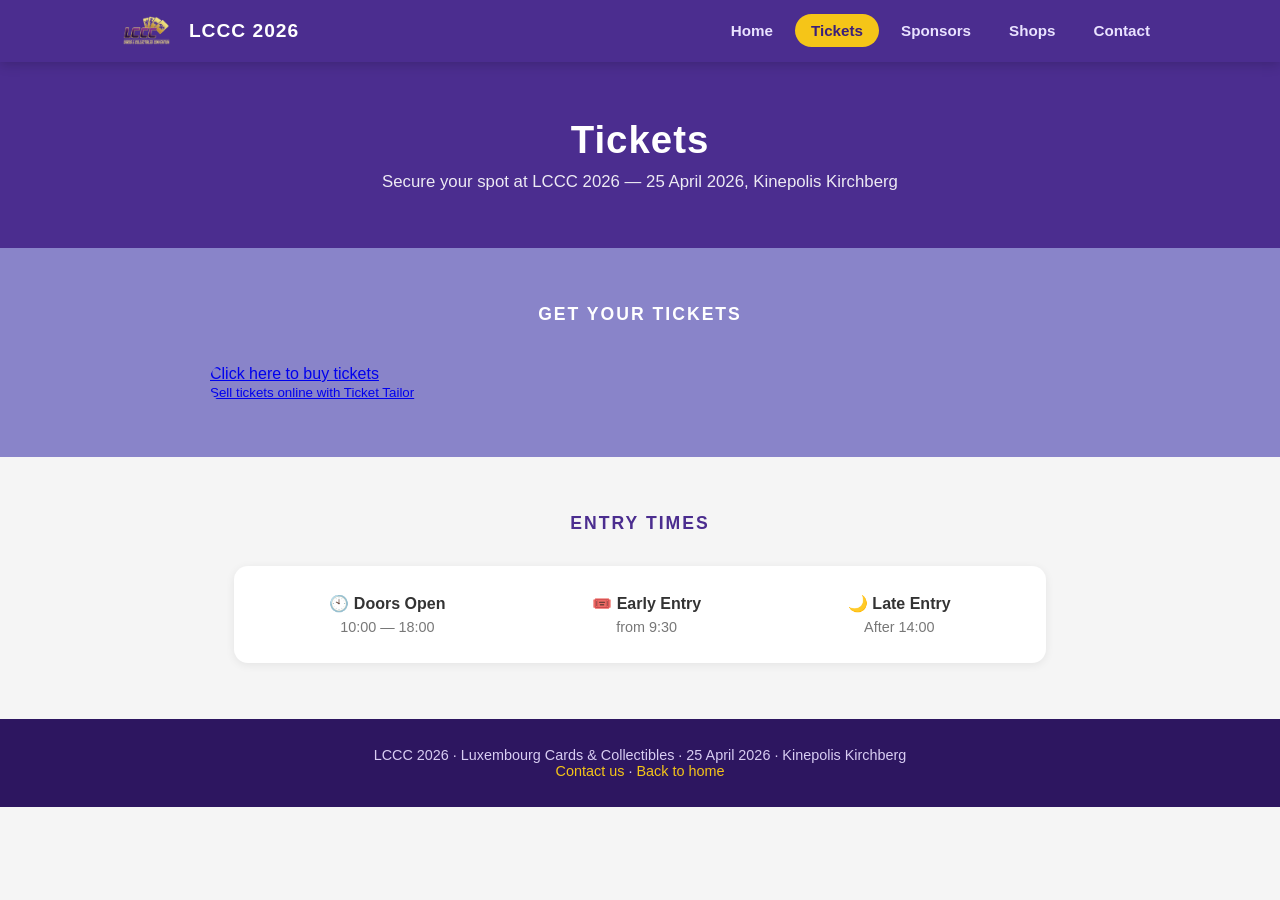
<file: web/tickets.html>
<!DOCTYPE html>
<html lang="en">

<head>
    <meta charset="UTF-8" />
    <meta name="viewport" content="width=device-width, initial-scale=1.0" />
    <title>Tickets — LCCC 2026</title>
    <link rel="stylesheet" href="style.css" />
</head>

<body>
    <!-- NAVBAR -->
    <nav class="navbar">
        <div class="nav-inner">
            <a href="index.html" class="nav-brand">
                <img src="img/logo_nobg.png" alt="LCCC Logo" />
                <span>LCCC 2026</span>
            </a>
            <button class="nav-toggle" aria-label="Toggle navigation">☰</button>
            <ul class="nav-links">
                <li><a href="index.html">Home</a></li>
                <li><a href="tickets.html" class="active">Tickets</a></li>
                <li><a href="sponsors.html">Sponsors</a></li>
                <li><a href="shops.html">Shops</a></li>
                <li><a href="contact.html">Contact</a></li>
            </ul>
        </div>
    </nav>

    <!-- PAGE HEADER -->
    <header class="page-header">
        <h1>Tickets</h1>
        <p>Secure your spot at LCCC 2026 — 25 April 2026, Kinepolis Kirchberg</p>
    </header>

    <!-- TICKETS -->
    <div class="tickets-section" id="tickets">
        <div class="tickets-inner">
            <div class="section-title-white">Get Your Tickets</div>

            <!-- TICKET TAILOR EMBED -->
            <div class="tt-embed-wrapper">
                <!-- Ticket Tailor Widget. Paste this into your website where you want the widget to appear. Do not change the code or the widget may not work properly. -->
                <div class="tt-widget">
                    <div class="tt-widget-fallback">
                        <p><a href="https://www.tickettailor.com/checkout/new-session/id/7661375/chk/3ed9/?ref=website_widget_lccc&show_search_filter=true&show_date_filter=true&show_sort=true&show_event_filter=false"
                                target="_blank">Click here to buy tickets</a><br /><small><a
                                    href="https://www.tickettailor.com?rf=wdg_292739" class="tt-widget-powered">Sell
                                    tickets online with Ticket Tailor</a></small></p>
                    </div>
                    <script src="https://cdn.tickettailor.com/js/widgets/min/widget.js"
                        data-url="https://www.tickettailor.com/checkout/new-session/id/7661375/chk/3ed9/?ref=website_widget_lccc&show_search_filter=true&show_date_filter=true&show_sort=true&show_event_filter=false"
                        data-type="inline" data-inline-minimal="true" data-inline-show-logo="false"
                        data-inline-bg-fill="false" data-inline-inherit-ref-from-url-param=""
                        data-inline-ref="website_widget_lccc"></script>
                </div><!-- End of Ticket Tailor Widget -->
            </div>
        </div>
    </div>

    <!-- ENTRY INFO -->
    <section class="section">
        <div class="section-title">Entry Times</div>
        <div class="info-card">
            <div class="info-item">
                <div class="info-label">🕙 Doors Open</div>
                <p>10:00 — 18:00</p>
            </div>
            <div class="info-item">
                <div class="info-label">🎟️ Early Entry</div>
                <p>from 9:30</p>
            </div>
            <div class="info-item">
                <div class="info-label">🌙 Late Entry</div>
                <p>After 14:00</p>
            </div>
        </div>
    </section>

    <!-- FOOTER -->
    <footer class="site-footer">
        <p>LCCC 2026 · Luxembourg Cards &amp; Collectibles · 25 April 2026 · Kinepolis Kirchberg</p>
        <p><a href="contact.html">Contact us</a> · <a href="index.html">Back to home</a></p>
    </footer>

    <script src="script.js"></script>
</body>

</html>
</file>
<file: style.css>
* {
  margin: 0;
  padding: 0;
  box-sizing: border-box;
}

body {
  font-family: 'Segoe UI', sans-serif;
  color: #333;
  background: #f5f5f5;
}

/* NAVBAR */
.navbar {
  position: sticky;
  top: 0;
  z-index: 100;
  background: #4b2d8f;
  box-shadow: 0 2px 12px rgba(0, 0, 0, 0.2);
}

.nav-inner {
  max-width: 1100px;
  margin: 0 auto;
  display: flex;
  align-items: center;
  justify-content: space-between;
  padding: 12px 24px;
}

.nav-brand {
  display: flex;
  align-items: center;
  gap: 10px;
  color: #fff;
  text-decoration: none;
  font-weight: 900;
  font-size: 1.2rem;
  letter-spacing: 1px;
}

.nav-brand img {
  height: 38px;
  width: auto;
}

.nav-links {
  display: flex;
  gap: 6px;
  list-style: none;
  flex-wrap: wrap;
}

.nav-links a {
  color: #e9e2ff;
  text-decoration: none;
  font-weight: 600;
  font-size: 0.95rem;
  padding: 8px 16px;
  border-radius: 22px;
  transition: background 0.2s, color 0.2s;
}

.nav-links a:hover {
  background: rgba(255, 255, 255, 0.12);
  color: #fff;
}

.nav-links a.active {
  background: #f5c518;
  color: #3a1f7a;
}

.nav-toggle {
  display: none;
  background: none;
  border: none;
  color: #fff;
  font-size: 1.6rem;
  cursor: pointer;
}

@media (max-width: 760px) {
  .nav-toggle {
    display: block;
  }

  .nav-links {
    display: none;
    width: 100%;
    flex-direction: column;
    gap: 4px;
    padding-top: 10px;
  }

  .nav-links.open {
    display: flex;
  }

  .nav-inner {
    flex-wrap: wrap;
  }

  .nav-links a {
    display: block;
  }
}

/* PAGE HEADER (sub pages) */
.page-header {
  background: #4b2d8f;
  color: #fff;
  text-align: center;
  padding: 56px 24px;
}

.page-header h1 {
  font-size: 2.4rem;
  font-weight: 900;
  letter-spacing: 1px;
}

.page-header p {
  margin-top: 10px;
  font-size: 1.05rem;
  opacity: 0.9;
}

/* SITE FOOTER */
.site-footer {
  background: #2d1660;
  color: #d8cdf2;
  text-align: center;
  padding: 28px 24px;
  font-size: 0.9rem;
}

.site-footer a {
  color: #f5c518;
  text-decoration: none;
}

.site-footer a:hover {
  text-decoration: underline;
}

/* LOGO BAR */
.logo-bar {
  display: flex;
  justify-content: center;
  align-items: center;
}

.site-logo {
  max-height: 300px;
  width: auto;
  padding-bottom: 80px;
}

/* HERO */
.hero {
  background-image: url('img/header_bg_cropped.png'); /* Replace with your image */
  background-size: cover;
  background-position: center;
  position: relative;
  color: #fff;
  text-align: center;
  padding: 10px 20px 80px;
}

.hero::before {
  content: '';
  position: absolute;
  inset: 0;
  background: rgba(40, 20, 80, 0.5);
}

.hero-content {
  position: relative;
  z-index: 1;
}

.hero h1 {
  font-size: 3rem;
  font-weight: 900;
  letter-spacing: 1px;
}

.hero h2 {
  font-size: 1.5rem;
  font-weight: 600;
  margin: 8px 0 18px;
}

.hero-meta {
  display: flex;
  justify-content: center;
  gap: 24px;
  font-size: 1rem;
  margin-bottom: 32px;
  opacity: 0.92;
}

.hero-meta span {
  display: flex;
  align-items: center;
  gap: 6px;
}

/* CTA BUTTON */
.cta-btn {
  background: #f5c518;
  color: #3a1f7a;
  border: none;
  padding: 16px 48px;
  border-radius: 40px;
  font-size: 1rem;
  font-weight: 800;
  cursor: pointer;
  letter-spacing: 1px;
  text-transform: uppercase;
  transition: transform 0.2s, box-shadow 0.2s;
}

.cta-btn:hover {
  transform: scale(1.04);
  box-shadow: 0 6px 24px rgba(245, 197, 24, 0.4);
}

/* SECTIONS */
.section {
  padding: 56px 24px;
  max-width: 860px;
  margin: 0 auto;
}

.section-title {
  text-align: center;
  font-size: 1.1rem;
  font-weight: 800;
  letter-spacing: 2px;
  color: #4b2d8f;
  text-transform: uppercase;
  margin-bottom: 32px;
}

.footer-title {
  text-align: center;
  font-size: 1.1rem;
  font-weight: 800;
  letter-spacing: 2px;
  color: #ffffff;
  text-transform: uppercase;
  margin-bottom: 32px;
}

/* EXPECT GRID */
.expect-grid {
  display: grid;
  grid-template-columns: 1fr 1fr;
  gap: 16px;
}

.expect-card {
  background: #fff;
  border-radius: 14px;
  padding: 22px 20px;
  display: flex;
  align-items: center;
  gap: 16px;
  box-shadow: 0 2px 10px rgba(0, 0, 0, 0.07);
}

.expect-icon {
  font-size: 2.2rem;
}

.expect-card h3 {
  font-size: 1rem;
  font-weight: 700;
  color: #222;
}

.expect-card p {
  font-size: 0.85rem;
  color: #777;
  margin-top: 2px;
}

/* TICKETS */
.tickets-section {
  background: #8984c9;
  padding: 56px 24px;
}

.tickets-inner {
  max-width: 860px;
  margin: 0 auto;
}

.tickets-grid {
  display: grid;
  grid-template-columns: repeat(4, 1fr);
  gap: 14px;
}

.ticket-card {
  background: #fff;
  border-radius: 14px;
  padding: 22px 16px 18px;
  text-align: center;
  box-shadow: 0 2px 10px rgba(0, 0, 0, 0.07);
  display: flex;
  flex-direction: column;
  align-items: center;
  gap: 8px;
}

.ticket-card.featured {
  background: #f5c518;
}

.ticket-label {
  font-size: 0.95rem;
  font-weight: 700;
  color: #333;
}

.ticket-price {
  font-size: 1.8rem;
  font-weight: 900;
  color: #4b2d8f;
}

.ticket-card.featured .ticket-price {
  color: #3a1f7a;
}

.ticket-desc {
  font-size: 0.8rem;
  color: #888;
}

.ticket-card.featured .ticket-desc {
  color: #3a1f7a;
}

.ticket-note {
  font-size: 0.72rem;
  color: #aaa;
  margin-top: 4px;
}

.ticket-card.featured .ticket-note {
  color: #3a1f7a;
}

.buy-btn {
  background: #4b2d8f;
  color: #fff;
  border: none;
  border-radius: 24px;
  padding: 10px 28px;
  font-weight: 700;
  font-size: 0.9rem;
  cursor: pointer;
  transition: background 0.2s;
  margin-top: 4px;
}

.buy-btn:hover {
  background: #3a1f7a;
}

.ticket-card.featured .buy-btn {
  background: #3a1f7a;
  color: #f5c518;
}

.ticket-card.featured .buy-btn:hover {
  background: #2d1660;
}

/* EVENT INFO */
.info-card {
  background: #fff;
  border-radius: 14px;
  padding: 28px 32px;
  display: flex;
  justify-content: space-around;
  align-items: flex-start;
  box-shadow: 0 2px 10px rgba(0, 0, 0, 0.07);
  flex-wrap: wrap;
  gap: 20px;
}

.info-item {
  text-align: center;
}

.info-label {
  font-size: 1rem;
  font-weight: 700;
  color: #333;
  display: flex;
  align-items: center;
  gap: 6px;
  justify-content: center;
  margin-bottom: 6px;
}

.info-item p {
  font-size: 0.9rem;
  color: #777;
}


/* RESPONSIVE */
@media (max-width: 640px) {
  .expect-grid {
    grid-template-columns: 1fr;
  }

  .tickets-grid {
    grid-template-columns: 1fr 1fr;
  }

  .hero h1 {
    font-size: 2rem;
  }
}

@media (max-width: 420px) {
  .tickets-grid {
    grid-template-columns: 1fr;
  }
}

/* PARTNERS SECTION */
.partners-section {
  background: #c08bfc;
  padding: 56px 24px;
  text-align: center;
}

.section-title-white {
  text-align: center;
  font-size: 1.1rem;
  font-weight: 800;
  letter-spacing: 2px;
  color: #fff;
  text-transform: uppercase;
  margin-bottom: 32px;
}

.logos-row {
  display: flex;
  justify-content: center;
  align-items: center;
  gap: 32px;
  flex-wrap: wrap;
  max-width: 860px;
  margin: 0 auto;
}

.partner-logo {
  max-height: 70px;
  width: auto;
  object-fit: contain;
  transition: filter 0.2s;
}

/* TICKET EMBED */
.tt-embed-wrapper {
  margin-top: 40px;
  border-radius: 14px;
  overflow: hidden;
}

/* 5-column ticket grid */
.tickets-grid {
  grid-template-columns: repeat(5, 1fr);
}

/* PARTNERS SECTION */
.partners-section {
  background: #4b2d8f;
  padding: 56px 0;
  text-align: center;
  overflow: hidden;
}

.section-title-white {
  text-align: center;
  font-size: 1.1rem;
  font-weight: 800;
  letter-spacing: 2px;
  color: #fff;
  text-transform: uppercase;
  margin-bottom: 32px;
}
.scroller-wrapper {
  overflow: hidden;
  width: 100%;
}

.logos-scroller {
  display: flex;
  gap: 64px;
  align-items: center;
  width: max-content;
  animation: scroll-logos 18s linear infinite;
}

.partner-logo {
  max-height: 160px;
  width: auto;
  object-fit: contain;
  flex-shrink: 0;
}

@keyframes scroll-logos {
  0%   { transform: translateX(0); }
  100% { transform: translateX(-50%); }
}
/* SHOPS GRID */
.shops-grid {
  display: grid;
  grid-template-columns: repeat(auto-fill, minmax(220px, 1fr));
  gap: 20px;
}

.shop-card {
  background: #fff;
  border-radius: 14px;
  padding: 24px 20px;
  text-align: center;
  box-shadow: 0 2px 10px rgba(0, 0, 0, 0.07);
  transition: transform 0.2s, box-shadow 0.2s;
}

.shop-card:hover {
  transform: translateY(-4px);
  box-shadow: 0 8px 22px rgba(75, 45, 143, 0.18);
}

.shop-logo {
  height: 90px;
  width: 100%;
  object-fit: contain;
  margin-bottom: 14px;
}

.shop-card h3 {
  font-size: 1.05rem;
  color: #4b2d8f;
  margin-bottom: 6px;
}

.shop-card p {
  font-size: 0.85rem;
  color: #777;
}

/* CONTACT */
.contact-card {
  background: #fff;
  border-radius: 14px;
  padding: 32px;
  box-shadow: 0 2px 10px rgba(0, 0, 0, 0.07);
  display: grid;
  gap: 20px;
}

.contact-row {
  display: flex;
  align-items: flex-start;
  gap: 16px;
}

.contact-row .contact-icon {
  font-size: 1.6rem;
  line-height: 1;
}

.contact-row h3 {
  font-size: 1rem;
  color: #333;
  margin-bottom: 4px;
}

.contact-row p,
.contact-row a {
  font-size: 0.92rem;
  color: #777;
  text-decoration: none;
}

.contact-row a:hover {
  color: #4b2d8f;
  text-decoration: underline;
}

.socials {
  display: flex;
  gap: 14px;
  justify-content: center;
  margin-top: 8px;
  flex-wrap: wrap;
}

.socials a {
  background: #4b2d8f;
  color: #fff;
  padding: 10px 22px;
  border-radius: 24px;
  text-decoration: none;
  font-weight: 600;
  font-size: 0.9rem;
  transition: background 0.2s;
}

.socials a:hover {
  background: #3a1f7a;
}

/* INTRO TEXT BLOCK */
.intro-text {
  max-width: 760px;
  margin: 0 auto 32px;
  text-align: center;
  color: #555;
  font-size: 1rem;
  line-height: 1.6;
}

/* ===== HOME: COMING SOON / NEXT EVENT ===== */
.coming-soon {
  background: linear-gradient(135deg, #4b2d8f 0%, #6a3fb0 60%, #c08bfc 100%);
  color: #fff;
  text-align: center;
  padding: 64px 24px;
}

.coming-soon-inner {
  max-width: 760px;
  margin: 0 auto;
}

.cs-badge {
  display: inline-block;
  background: #f5c518;
  color: #3a1f7a;
  font-weight: 800;
  letter-spacing: 2px;
  text-transform: uppercase;
  font-size: 0.8rem;
  padding: 7px 18px;
  border-radius: 30px;
  margin-bottom: 18px;
}

.coming-soon h2 {
  font-size: 2.2rem;
  font-weight: 900;
  margin-bottom: 10px;
}

.coming-soon .cs-date {
  font-size: 1.25rem;
  font-weight: 700;
  color: #f5c518;
  margin-bottom: 16px;
}

.coming-soon p {
  font-size: 1.02rem;
  line-height: 1.6;
  opacity: 0.95;
  margin-bottom: 26px;
}

.cs-meta {
  display: flex;
  justify-content: center;
  gap: 28px;
  flex-wrap: wrap;
  margin-bottom: 28px;
  font-size: 1rem;
}

.cs-meta span {
  display: flex;
  align-items: center;
  gap: 6px;
}

.cs-cta {
  display: inline-block;
  background: #f5c518;
  color: #3a1f7a;
  text-decoration: none;
  padding: 14px 42px;
  border-radius: 40px;
  font-weight: 800;
  letter-spacing: 1px;
  text-transform: uppercase;
  font-size: 0.95rem;
  transition: transform 0.2s, box-shadow 0.2s;
}

.cs-cta:hover {
  transform: scale(1.04);
  box-shadow: 0 6px 24px rgba(245, 197, 24, 0.4);
}

/* ===== HOME: ABOUT THE EVENT ===== */
.about-text {
  max-width: 760px;
  margin: 0 auto;
  text-align: center;
  color: #555;
  font-size: 1.02rem;
  line-height: 1.7;
}

.about-text p {
  margin-bottom: 16px;
}

/* ===== HOME: IMPRESSIONS CAROUSEL ===== */
.carousel {
  position: relative;
  max-width: 980px;
  margin: 0 auto;
  border-radius: 16px;
  overflow: hidden;
  box-shadow: 0 6px 24px rgba(45, 22, 96, 0.25);
  background: #2d1660;
}

.carousel-track {
  display: flex;
  width: 100%;
  transition: transform 0.5s ease;
}

.carousel-slide {
  min-width: 100%;
  width: 100%;
  aspect-ratio: 16 / 9;
  object-fit: cover;
  display: block;
}

/* Prev / Next buttons */
.carousel-btn {
  position: absolute;
  top: 50%;
  transform: translateY(-50%);
  width: 46px;
  height: 46px;
  border: none;
  border-radius: 50%;
  background: rgba(75, 45, 143, 0.7);
  color: #f5c518;
  font-size: 1.3rem;
  line-height: 1;
  cursor: pointer;
  display: flex;
  align-items: center;
  justify-content: center;
  transition: background 0.2s, transform 0.2s;
  z-index: 2;
}

.carousel-btn:hover {
  background: #f5c518;
  color: #3a1f7a;
}

.carousel-prev {
  left: 14px;
}

.carousel-next {
  right: 14px;
}

/* Dots */
.carousel-dots {
  position: absolute;
  left: 0;
  right: 0;
  bottom: 14px;
  display: flex;
  justify-content: center;
  gap: 9px;
  z-index: 2;
}

.carousel-dot {
  width: 11px;
  height: 11px;
  border-radius: 50%;
  border: none;
  background: rgba(255, 255, 255, 0.55);
  cursor: pointer;
  padding: 0;
  transition: background 0.2s, transform 0.2s;
}

.carousel-dot:hover {
  background: #fff;
}

.carousel-dot.active {
  background: #f5c518;
  transform: scale(1.25);
}

@media (max-width: 640px) {
  .carousel-btn {
    width: 38px;
    height: 38px;
    font-size: 1.1rem;
  }
}
</file>
<file: web/style.css>
* {
  margin: 0;
  padding: 0;
  box-sizing: border-box;
}

body {
  font-family: 'Segoe UI', sans-serif;
  color: #333;
  background: #f5f5f5;
}

/* NAVBAR */
.navbar {
  position: sticky;
  top: 0;
  z-index: 100;
  background: #4b2d8f;
  box-shadow: 0 2px 12px rgba(0, 0, 0, 0.2);
}

.nav-inner {
  max-width: 1100px;
  margin: 0 auto;
  display: flex;
  align-items: center;
  justify-content: space-between;
  padding: 12px 24px;
}

.nav-brand {
  display: flex;
  align-items: center;
  gap: 10px;
  color: #fff;
  text-decoration: none;
  font-weight: 900;
  font-size: 1.2rem;
  letter-spacing: 1px;
}

.nav-brand img {
  height: 38px;
  width: auto;
}

.nav-links {
  display: flex;
  gap: 6px;
  list-style: none;
  flex-wrap: wrap;
}

.nav-links a {
  color: #e9e2ff;
  text-decoration: none;
  font-weight: 600;
  font-size: 0.95rem;
  padding: 8px 16px;
  border-radius: 22px;
  transition: background 0.2s, color 0.2s;
}

.nav-links a:hover {
  background: rgba(255, 255, 255, 0.12);
  color: #fff;
}

.nav-links a.active {
  background: #f5c518;
  color: #3a1f7a;
}

.nav-toggle {
  display: none;
  background: none;
  border: none;
  color: #fff;
  font-size: 1.6rem;
  cursor: pointer;
}

@media (max-width: 760px) {
  .nav-toggle {
    display: block;
  }

  .nav-links {
    display: none;
    width: 100%;
    flex-direction: column;
    gap: 4px;
    padding-top: 10px;
  }

  .nav-links.open {
    display: flex;
  }

  .nav-inner {
    flex-wrap: wrap;
  }

  .nav-links a {
    display: block;
  }
}

/* PAGE HEADER (sub pages) */
.page-header {
  background: #4b2d8f;
  color: #fff;
  text-align: center;
  padding: 56px 24px;
}

.page-header h1 {
  font-size: 2.4rem;
  font-weight: 900;
  letter-spacing: 1px;
}

.page-header p {
  margin-top: 10px;
  font-size: 1.05rem;
  opacity: 0.9;
}

/* SITE FOOTER */
.site-footer {
  background: #2d1660;
  color: #d8cdf2;
  text-align: center;
  padding: 28px 24px;
  font-size: 0.9rem;
}

.site-footer a {
  color: #f5c518;
  text-decoration: none;
}

.site-footer a:hover {
  text-decoration: underline;
}

/* LOGO BAR */
.logo-bar {
  display: flex;
  justify-content: center;
  align-items: center;
}

.site-logo {
  max-height: 300px;
  width: auto;
  padding-bottom: 80px;
}

/* HERO */
.hero {
  background-image: url('img/header_bg_cropped.png'); /* Replace with your image */
  background-size: cover;
  background-position: center;
  position: relative;
  color: #fff;
  text-align: center;
  padding: 10px 20px 80px;
}

.hero::before {
  content: '';
  position: absolute;
  inset: 0;
  background: rgba(40, 20, 80, 0.5);
}

.hero-content {
  position: relative;
  z-index: 1;
}

.hero h1 {
  font-size: 3rem;
  font-weight: 900;
  letter-spacing: 1px;
}

.hero h2 {
  font-size: 1.5rem;
  font-weight: 600;
  margin: 8px 0 18px;
}

.hero-meta {
  display: flex;
  justify-content: center;
  gap: 24px;
  font-size: 1rem;
  margin-bottom: 32px;
  opacity: 0.92;
}

.hero-meta span {
  display: flex;
  align-items: center;
  gap: 6px;
}

/* CTA BUTTON */
.cta-btn {
  background: #f5c518;
  color: #3a1f7a;
  border: none;
  padding: 16px 48px;
  border-radius: 40px;
  font-size: 1rem;
  font-weight: 800;
  cursor: pointer;
  letter-spacing: 1px;
  text-transform: uppercase;
  transition: transform 0.2s, box-shadow 0.2s;
}

.cta-btn:hover {
  transform: scale(1.04);
  box-shadow: 0 6px 24px rgba(245, 197, 24, 0.4);
}

/* SECTIONS */
.section {
  padding: 56px 24px;
  max-width: 860px;
  margin: 0 auto;
}

.section-title {
  text-align: center;
  font-size: 1.1rem;
  font-weight: 800;
  letter-spacing: 2px;
  color: #4b2d8f;
  text-transform: uppercase;
  margin-bottom: 32px;
}

.footer-title {
  text-align: center;
  font-size: 1.1rem;
  font-weight: 800;
  letter-spacing: 2px;
  color: #ffffff;
  text-transform: uppercase;
  margin-bottom: 32px;
}

/* EXPECT GRID */
.expect-grid {
  display: grid;
  grid-template-columns: 1fr 1fr;
  gap: 16px;
}

.expect-card {
  background: #fff;
  border-radius: 14px;
  padding: 22px 20px;
  display: flex;
  align-items: center;
  gap: 16px;
  box-shadow: 0 2px 10px rgba(0, 0, 0, 0.07);
}

.expect-icon {
  font-size: 2.2rem;
}

.expect-card h3 {
  font-size: 1rem;
  font-weight: 700;
  color: #222;
}

.expect-card p {
  font-size: 0.85rem;
  color: #777;
  margin-top: 2px;
}

/* TICKETS */
.tickets-section {
  background: #8984c9;
  padding: 56px 24px;
}

.tickets-inner {
  max-width: 860px;
  margin: 0 auto;
}

.tickets-grid {
  display: grid;
  grid-template-columns: repeat(4, 1fr);
  gap: 14px;
}

.ticket-card {
  background: #fff;
  border-radius: 14px;
  padding: 22px 16px 18px;
  text-align: center;
  box-shadow: 0 2px 10px rgba(0, 0, 0, 0.07);
  display: flex;
  flex-direction: column;
  align-items: center;
  gap: 8px;
}

.ticket-card.featured {
  background: #f5c518;
}

.ticket-label {
  font-size: 0.95rem;
  font-weight: 700;
  color: #333;
}

.ticket-price {
  font-size: 1.8rem;
  font-weight: 900;
  color: #4b2d8f;
}

.ticket-card.featured .ticket-price {
  color: #3a1f7a;
}

.ticket-desc {
  font-size: 0.8rem;
  color: #888;
}

.ticket-card.featured .ticket-desc {
  color: #3a1f7a;
}

.ticket-note {
  font-size: 0.72rem;
  color: #aaa;
  margin-top: 4px;
}

.ticket-card.featured .ticket-note {
  color: #3a1f7a;
}

.buy-btn {
  background: #4b2d8f;
  color: #fff;
  border: none;
  border-radius: 24px;
  padding: 10px 28px;
  font-weight: 700;
  font-size: 0.9rem;
  cursor: pointer;
  transition: background 0.2s;
  margin-top: 4px;
}

.buy-btn:hover {
  background: #3a1f7a;
}

.ticket-card.featured .buy-btn {
  background: #3a1f7a;
  color: #f5c518;
}

.ticket-card.featured .buy-btn:hover {
  background: #2d1660;
}

/* EVENT INFO */
.info-card {
  background: #fff;
  border-radius: 14px;
  padding: 28px 32px;
  display: flex;
  justify-content: space-around;
  align-items: flex-start;
  box-shadow: 0 2px 10px rgba(0, 0, 0, 0.07);
  flex-wrap: wrap;
  gap: 20px;
}

.info-item {
  text-align: center;
}

.info-label {
  font-size: 1rem;
  font-weight: 700;
  color: #333;
  display: flex;
  align-items: center;
  gap: 6px;
  justify-content: center;
  margin-bottom: 6px;
}

.info-item p {
  font-size: 0.9rem;
  color: #777;
}


/* RESPONSIVE */
@media (max-width: 640px) {
  .expect-grid {
    grid-template-columns: 1fr;
  }

  .tickets-grid {
    grid-template-columns: 1fr 1fr;
  }

  .hero h1 {
    font-size: 2rem;
  }
}

@media (max-width: 420px) {
  .tickets-grid {
    grid-template-columns: 1fr;
  }
}

/* PARTNERS SECTION */
.partners-section {
  background: #c08bfc;
  padding: 56px 24px;
  text-align: center;
}

.section-title-white {
  text-align: center;
  font-size: 1.1rem;
  font-weight: 800;
  letter-spacing: 2px;
  color: #fff;
  text-transform: uppercase;
  margin-bottom: 32px;
}

.logos-row {
  display: flex;
  justify-content: center;
  align-items: center;
  gap: 32px;
  flex-wrap: wrap;
  max-width: 860px;
  margin: 0 auto;
}

.partner-logo {
  max-height: 70px;
  width: auto;
  object-fit: contain;
  transition: filter 0.2s;
}

/* TICKET EMBED */
.tt-embed-wrapper {
  margin-top: 40px;
  border-radius: 14px;
  overflow: hidden;
}

/* 5-column ticket grid */
.tickets-grid {
  grid-template-columns: repeat(5, 1fr);
}

/* PARTNERS SECTION */
.partners-section {
  background: #4b2d8f;
  padding: 56px 0;
  text-align: center;
  overflow: hidden;
}

.section-title-white {
  text-align: center;
  font-size: 1.1rem;
  font-weight: 800;
  letter-spacing: 2px;
  color: #fff;
  text-transform: uppercase;
  margin-bottom: 32px;
}
.scroller-wrapper {
  overflow: hidden;
  width: 100%;
}

.logos-scroller {
  display: flex;
  gap: 64px;
  align-items: center;
  width: max-content;
  animation: scroll-logos 18s linear infinite;
}

.partner-logo {
  max-height: 160px;
  width: auto;
  object-fit: contain;
  flex-shrink: 0;
}

@keyframes scroll-logos {
  0%   { transform: translateX(0); }
  100% { transform: translateX(-50%); }
}
/* SHOPS GRID */
.shops-grid {
  display: grid;
  grid-template-columns: repeat(auto-fill, minmax(220px, 1fr));
  gap: 20px;
}

.shop-card {
  background: #fff;
  border-radius: 14px;
  padding: 24px 20px;
  text-align: center;
  box-shadow: 0 2px 10px rgba(0, 0, 0, 0.07);
  transition: transform 0.2s, box-shadow 0.2s;
}

.shop-card:hover {
  transform: translateY(-4px);
  box-shadow: 0 8px 22px rgba(75, 45, 143, 0.18);
}

.shop-logo {
  height: 90px;
  width: 100%;
  object-fit: contain;
  margin-bottom: 14px;
}

.shop-card h3 {
  font-size: 1.05rem;
  color: #4b2d8f;
  margin-bottom: 6px;
}

.shop-card p {
  font-size: 0.85rem;
  color: #777;
}

/* CONTACT */
.contact-card {
  background: #fff;
  border-radius: 14px;
  padding: 32px;
  box-shadow: 0 2px 10px rgba(0, 0, 0, 0.07);
  display: grid;
  gap: 20px;
}

.contact-row {
  display: flex;
  align-items: flex-start;
  gap: 16px;
}

.contact-row .contact-icon {
  font-size: 1.6rem;
  line-height: 1;
}

.contact-row h3 {
  font-size: 1rem;
  color: #333;
  margin-bottom: 4px;
}

.contact-row p,
.contact-row a {
  font-size: 0.92rem;
  color: #777;
  text-decoration: none;
}

.contact-row a:hover {
  color: #4b2d8f;
  text-decoration: underline;
}

.socials {
  display: flex;
  gap: 14px;
  justify-content: center;
  margin-top: 8px;
  flex-wrap: wrap;
}

.socials a {
  background: #4b2d8f;
  color: #fff;
  padding: 10px 22px;
  border-radius: 24px;
  text-decoration: none;
  font-weight: 600;
  font-size: 0.9rem;
  transition: background 0.2s;
}

.socials a:hover {
  background: #3a1f7a;
}

/* INTRO TEXT BLOCK */
.intro-text {
  max-width: 760px;
  margin: 0 auto 32px;
  text-align: center;
  color: #555;
  font-size: 1rem;
  line-height: 1.6;
}
</file>
